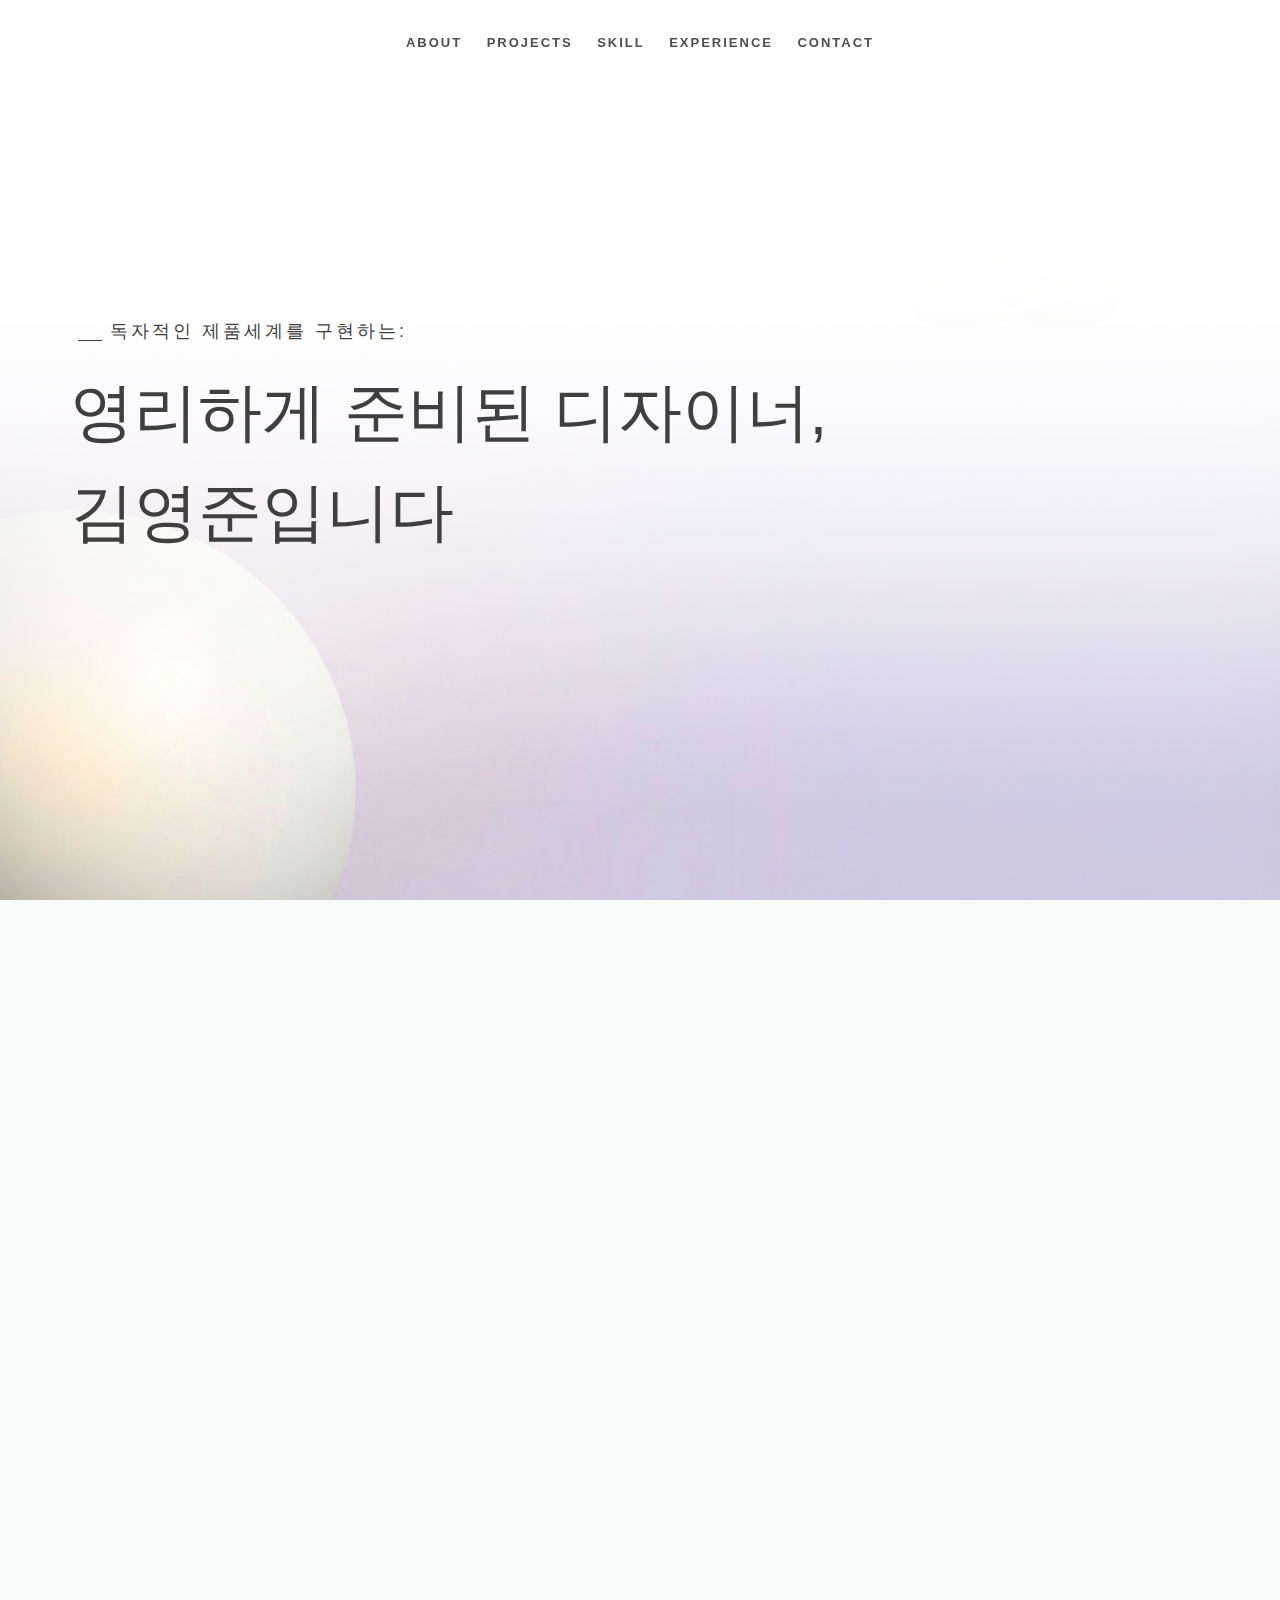
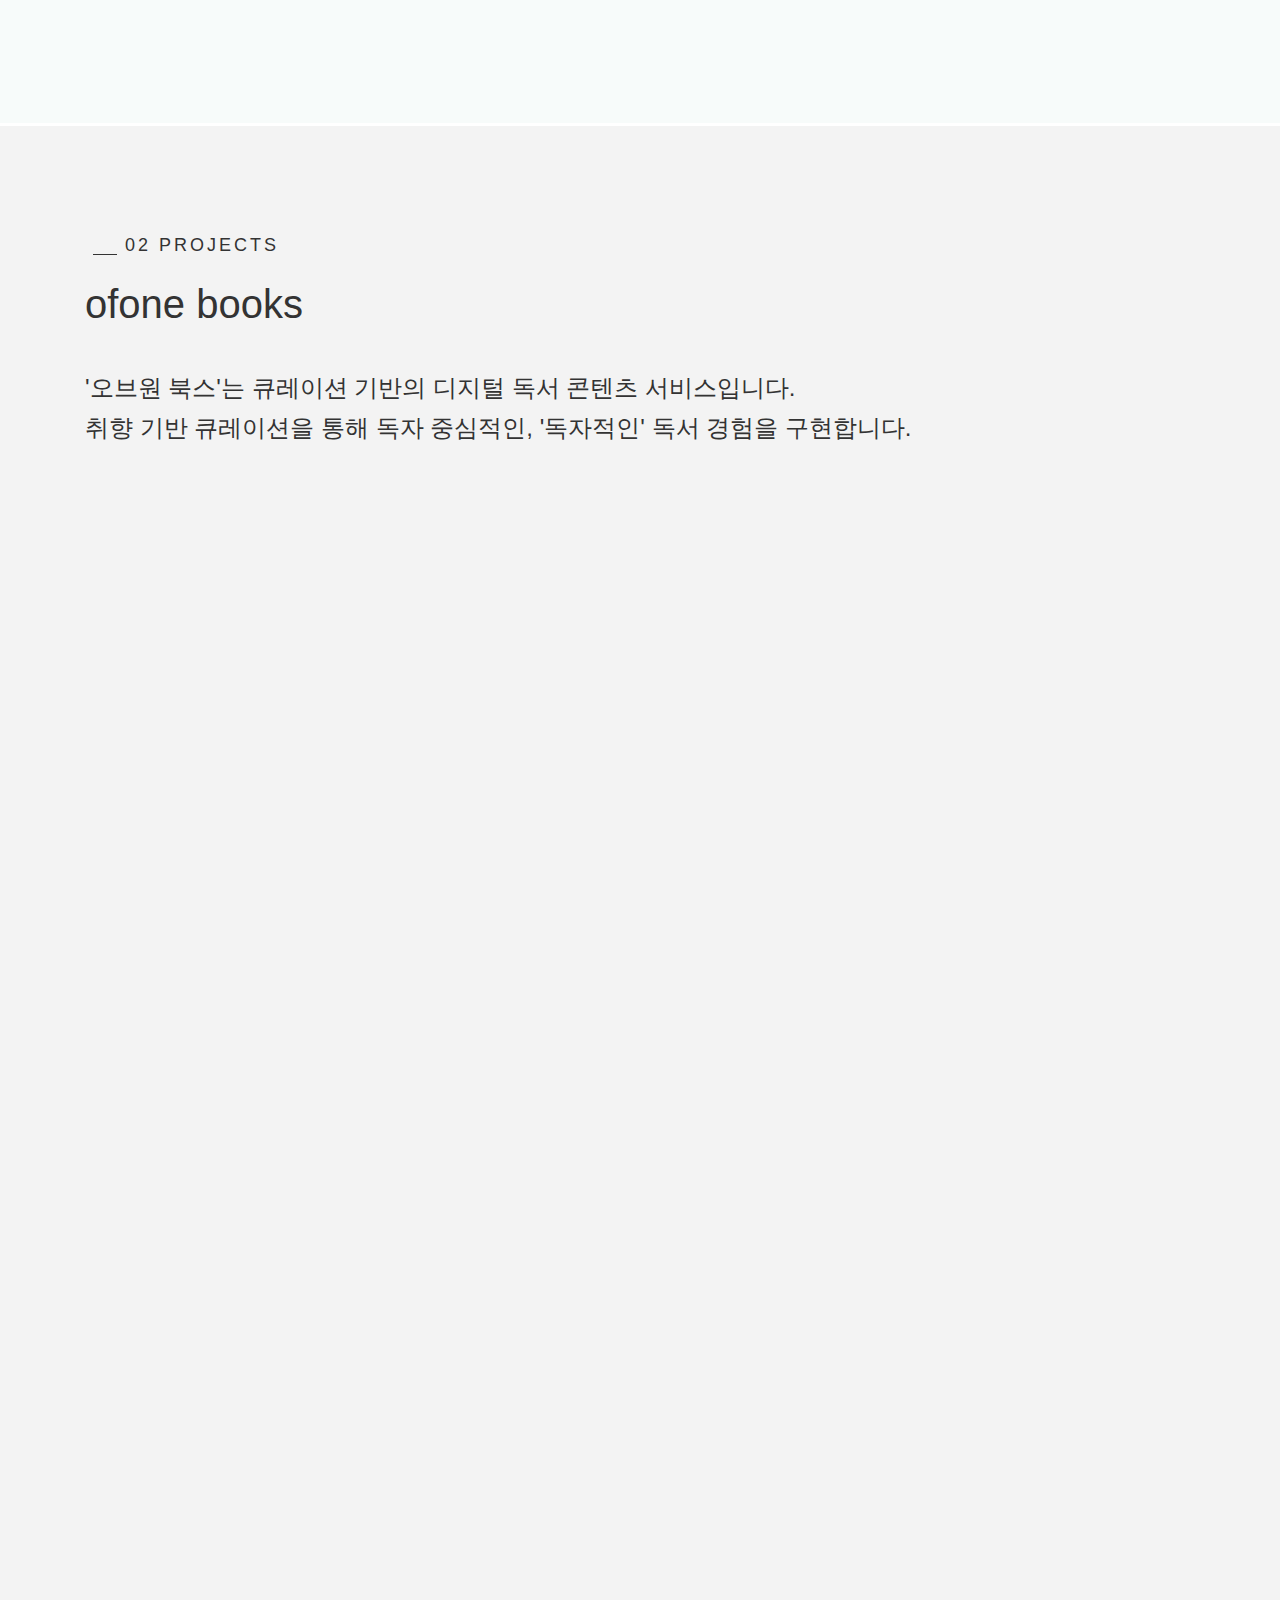
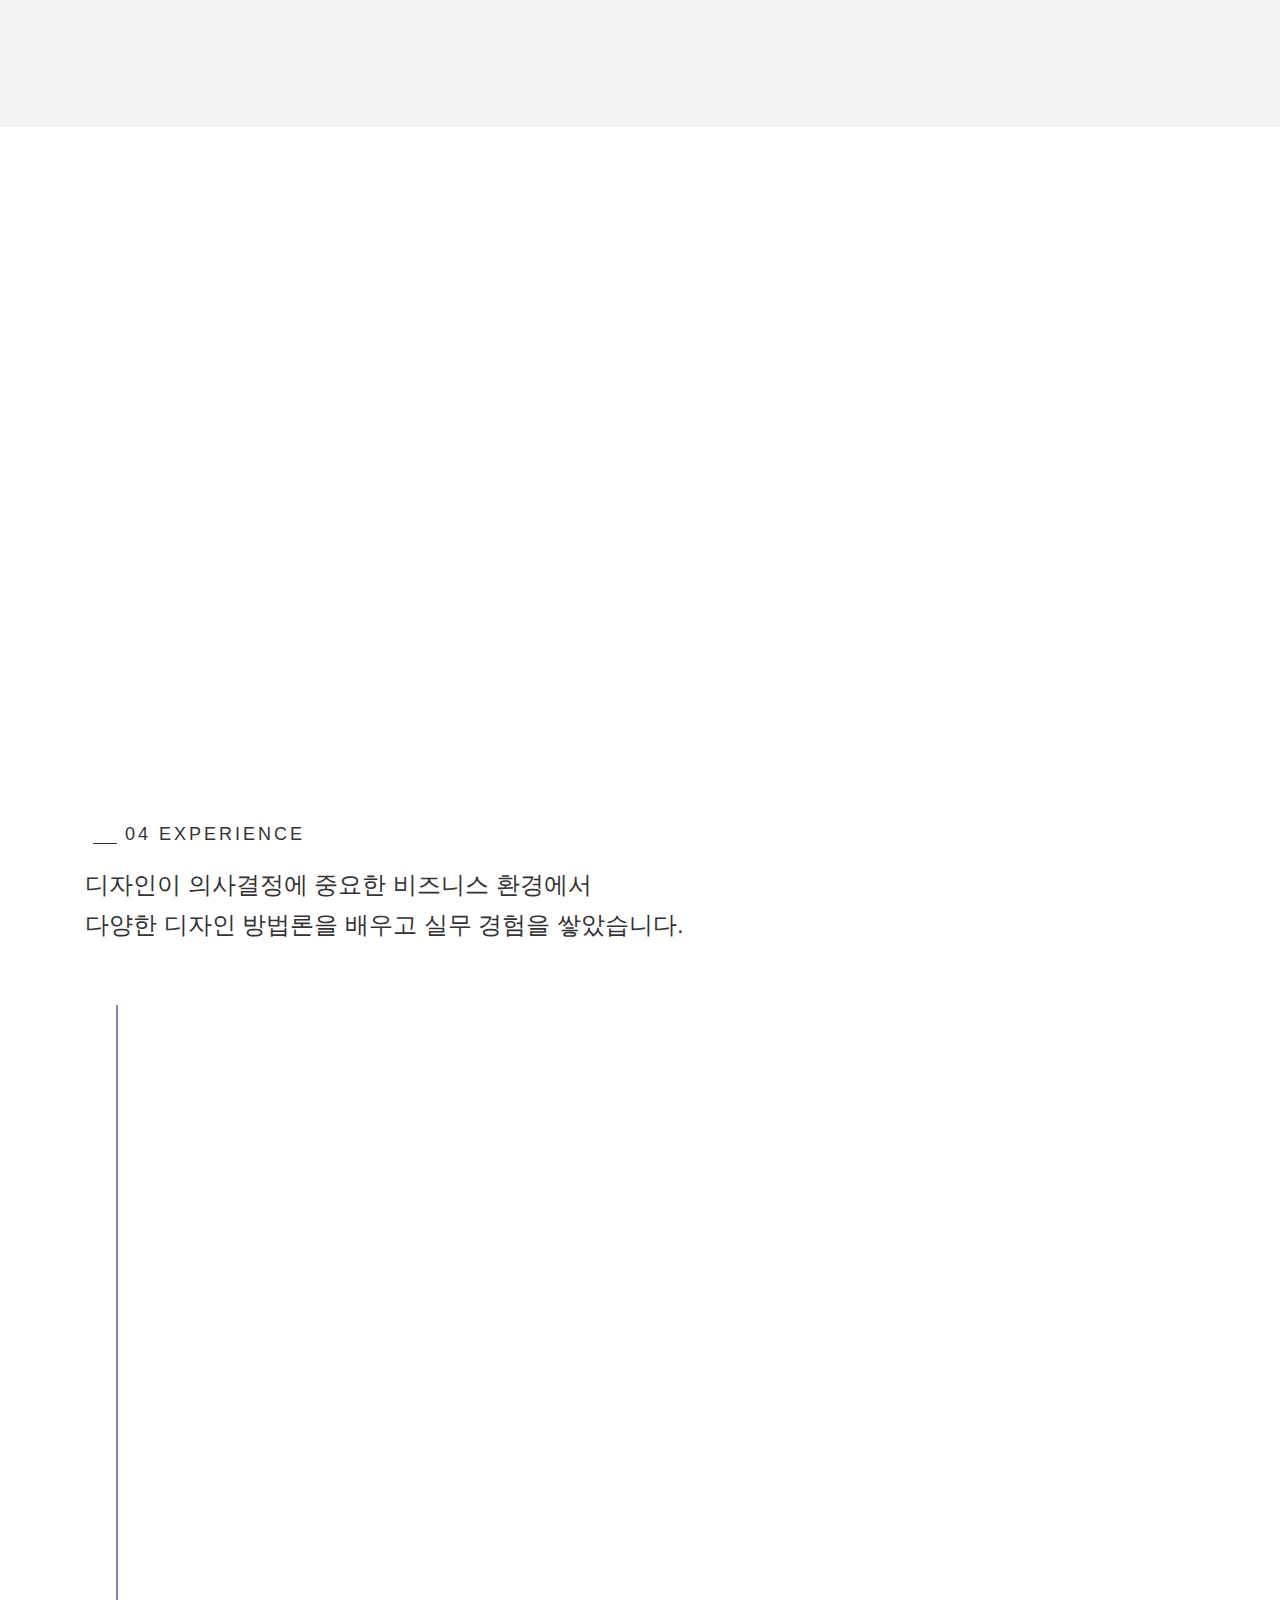
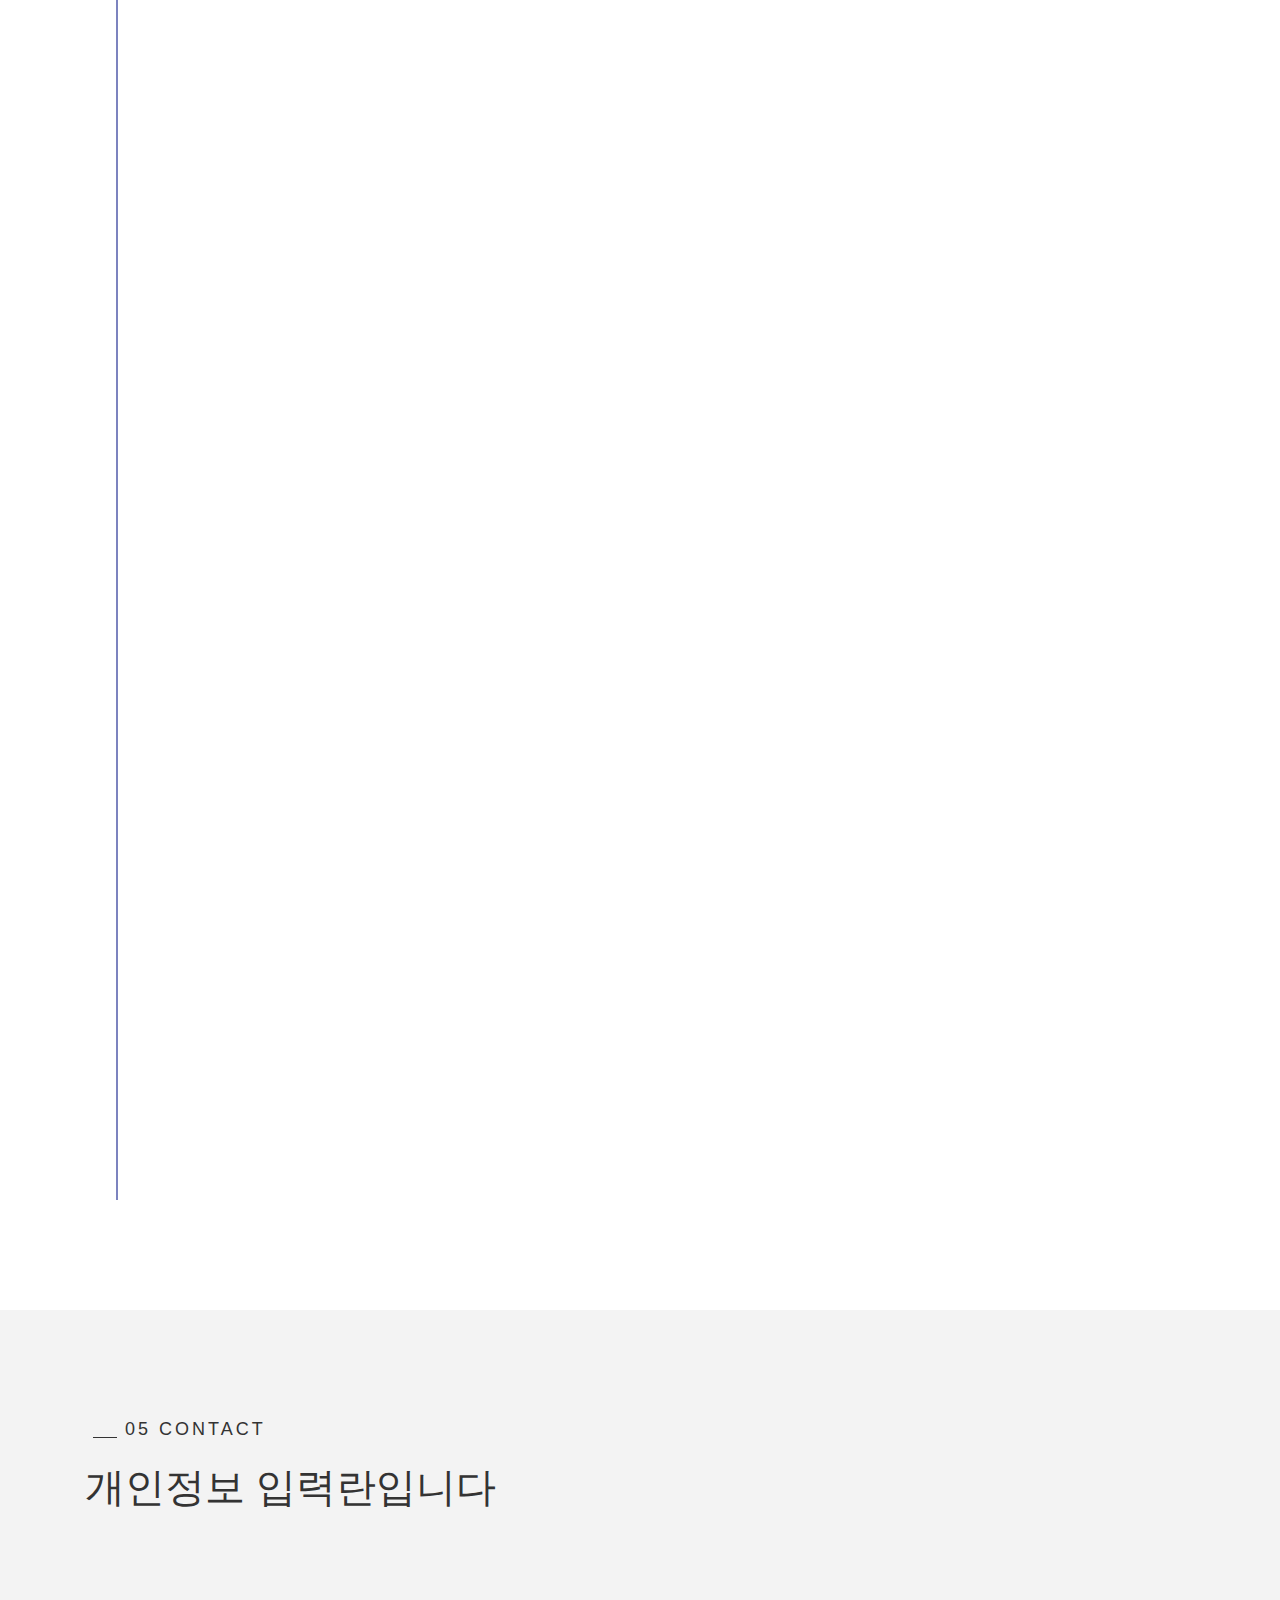
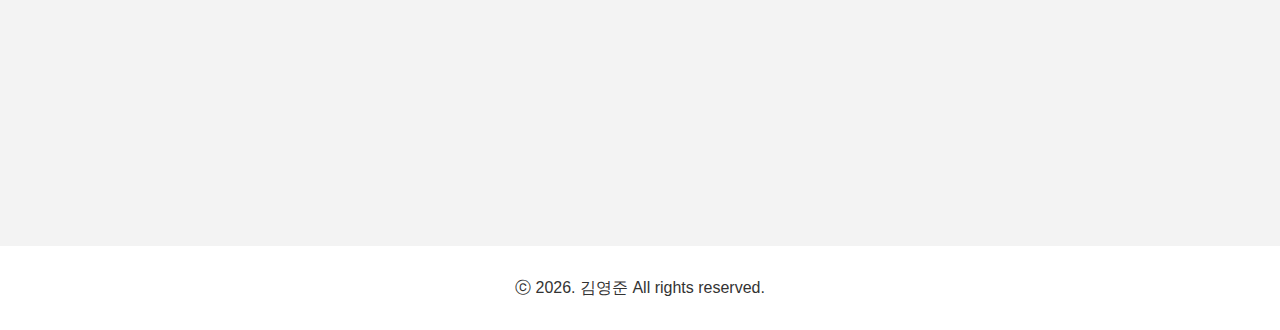
<file: index.html>
<!-- HTML5 문서 타입 선언: 브라우저에게 이 문서가 HTML5 표준을 따르는 문서임을 알려줍니다 -->
<!DOCTYPE html>
<!-- HTML 문서의 시작 태그: lang="ko"는 이 문서의 기본 언어가 한국어임을 나타냅니다 -->
<html lang="ko">
<!-- 빈 줄: 가독성을 위한 공백 줄입니다 -->

<!-- head 태그: 웹페이지의 메타데이터(제목, 스타일시트, 스크립트 등)를 포함하는 영역입니다. 화면에 직접 표시되지 않습니다 -->

<head>
    <!-- 문자 인코딩 설정: utf-8은 한글, 영문, 특수문자 등 모든 문자를 올바르게 표시할 수 있게 해줍니다 -->
    <meta charset="utf-8">
    <!-- IE(인터넷 익스플로러) 호환성 설정: IE가 최신 렌더링 모드로 페이지를 표시하도록 강제합니다 -->
    <meta http-equiv="X-UA-Compatible" content="IE=edge">
    <!-- 반응형 웹 디자인을 위한 뷰포트 설정: width=device-width는 기기의 너비에 맞추고, initial-scale=1은 초기 확대/축소 비율을 1로 설정합니다 -->
    <meta name="viewport" content="width=device-width, initial-scale=1">
    <!-- 웹페이지의 제목: 브라우저 탭에 표시되는 텍스트입니다 -->
    <title>포트폴리오_김영준</title>
    <!-- 파비콘 설정: 브라우저 탭에 표시되는 작은 아이콘 이미지를 지정합니다 -->
    <link rel="icon" href="img/favicon.ico" type="image/x-icon">
    <!-- Bootstrap 주석: Bootstrap은 반응형 웹 디자인을 위한 CSS 프레임워크입니다 -->
    <!-- Bootstrap -->
    <!-- Bootstrap CSS 파일 연결: 웹페이지의 레이아웃과 스타일을 위한 Bootstrap 프레임워크를 불러옵니다 -->
    <link href="css/bootstrap.min.css" rel="stylesheet">
    <!-- Ionicons 아이콘 폰트 연결: 전화, 이메일, 집 등의 아이콘을 사용하기 위한 아이콘 폰트 라이브러리입니다 -->
    <link href="ionicons/css/ionicons.min.css" rel="stylesheet">
    <!-- Animate CSS 연결: 요소에 애니메이션 효과를 추가하기 위한 CSS 라이브러리입니다 -->
    <link href="css/animate.min.css" rel="stylesheet">
    <!-- AOS(Animate On Scroll) CSS 연결: 스크롤할 때 요소가 나타나는 애니메이션 효과를 위한 라이브러리입니다 -->
    <link href="css/aos.css" rel="stylesheet">
    <!-- 메인 스타일시트 주석: 사용자 정의 CSS 파일입니다 -->
    <!-- main style -->
    <!-- 사용자 정의 CSS 파일 연결: 이 웹사이트의 고유한 스타일을 정의한 CSS 파일을 불러옵니다 -->
    <link href="css/style.css" rel="stylesheet">
    <!-- IE8 지원을 위한 HTML5 shim과 Respond.js 주석: 구형 브라우저에서도 HTML5 요소와 미디어 쿼리를 사용할 수 있게 해줍니다 -->
    <!-- HTML5 shim and Respond.js for IE8 support of HTML5 elements and media queries -->
    <!-- 경고 주석: 파일 프로토콜(file://)로 열면 Respond.js가 작동하지 않습니다 -->
    <!-- WARNING: Respond.js doesn't work if you view the page via file:// -->
    <!-- 조건부 주석: IE9 미만 버전에서만 실행되는 코드입니다. [if lt IE 9]는 "만약 IE 버전이 9보다 작다면"을 의미합니다 -->
    <!--[if lt IE 9]>
      HTML5 shiv 스크립트: 구형 IE에서 HTML5 태그(header, nav, section 등)를 인식할 수 있게 해줍니다
      <script src="https://oss.maxcdn.com/html5shiv/3.7.3/html5shiv.min.js"></script>
      Respond.js 스크립트: 구형 IE에서 CSS 미디어 쿼리(반응형 디자인)를 작동하게 해줍니다
      <script src="https://oss.maxcdn.com/respond/1.4.2/respond.min.js"></script>
    조건부 주석 종료
    <![endif]-->
    <!-- head 태그 종료 -->
</head>
<!-- 빈 줄: 가독성을 위한 공백 줄입니다 -->

<!-- body 태그: 웹페이지에 실제로 표시되는 모든 내용을 포함하는 영역입니다 -->

<body>
    <!-- 빈 줄: 가독성을 위한 공백 줄입니다 -->

    <!-- 프리로더(로딩 화면) 주석: 페이지가 완전히 로드되기 전에 보여지는 로딩 애니메이션 영역입니다 -->
    <!-- Preloader -->
    <!-- 프리로더 컨테이너: id="preloader"로 JavaScript에서 이 요소를 제어할 수 있습니다 -->
    <div id="preloader">
        <!-- 상태 표시 영역: 로딩 상태를 보여주는 내부 컨테이너입니다 -->
        <div id="status">
            <!-- 빈 줄: 가독성을 위한 공백 줄입니다 -->

            <!-- 프리로더 애니메이션 요소: aria-busy="true"는 접근성을 위한 속성으로, 로딩 중임을 스크린 리더에 알려줍니다 -->
            <!-- aria-label은 스크린 리더가 읽을 텍스트를 지정합니다. role="progressbar"는 진행 표시줄 역할을 의미합니다 -->
            <div class="preloader" aria-busy="true" aria-label="Loading, please wait." role="progressbar">
            </div>
            <!-- 빈 줄: 가독성을 위한 공백 줄입니다 -->

            <!-- 상태 표시 영역 종료 -->
        </div>
        <!-- 프리로더 컨테이너 종료 -->
    </div>
    <!-- 프리로더 섹션 종료 주석 -->
    <!-- ./Preloader -->

    <!-- 헤더(상단 네비게이션) 주석: 웹페이지 상단의 메뉴 영역입니다 -->
    <!-- header -->
    <!-- 헤더 태그: class="navbar-fixed-top"는 Bootstrap 클래스로, 스크롤해도 상단에 고정되는 네비게이션 바를 만듭니다 -->
    <header class="navbar-fixed-top">
        <!-- nav 태그: 네비게이션 메뉴를 의미하는 시맨틱 태그입니다 -->
        <nav>
            <!-- ul 태그: 순서 없는 목록(unordered list)을 만듭니다. 메뉴 항목들을 나열할 때 사용합니다 -->
            <ul>
                <!-- li 태그: 목록 항목(list item)입니다. 각 메뉴 항목을 나타냅니다 -->
                <!-- a 태그: 링크(anchor)를 만듭니다. href="#about"는 같은 페이지의 id="about"인 요소로 이동합니다 -->
                <li><a href="#about">About</a></li>
                <!-- projects 섹션으로 이동하는 링크입니다 -->
                <li><a href="#projects">projects</a></li>
                <!-- skill 섹션으로 이동하는 링크입니다 -->
                <li><a href="#skill">skill</a></li>
                <!-- experience 섹션으로 이동하는 링크입니다 -->
                <li><a href="#experience">experience</a></li>
                <!-- contact 섹션으로 이동하는 링크입니다 -->
                <li><a href="#contact">contact</a></li>
                <!-- ul 태그 종료 -->
            </ul>
            <!-- nav 태그 종료 -->
        </nav>
        <!-- header 태그 종료 -->
    </header>
    <!-- 헤더 섹션 종료 주석 -->
    <!-- ./header -->

    <!-- 홈 섹션 주석: 메인 페이지의 첫 화면 영역입니다 -->
    <!-- home -->
    <!-- 홈 섹션 div: class="section"는 공통 섹션 스타일을 적용하고, id="home"은 이 섹션의 고유 식별자입니다 -->
    <!-- data-stellar-background-ratio="0.5"는 스크롤 시 배경이 천천히 움직이는 패럴랙스 효과를 위한 속성입니다 -->
    <div class="section" id="home" data-stellar-background-ratio="0.5">
        <!-- container 클래스: Bootstrap의 컨테이너로, 내용을 중앙 정렬하고 적절한 여백을 제공합니다 -->
        <div class="container">
            <!-- disply-table 클래스: CSS의 display: table 속성을 사용하여 수직 중앙 정렬을 구현합니다 -->
            <div class="disply-table">
                <!-- table-cell 클래스: display: table-cell을 사용하여 셀처럼 동작하게 만듭니다 -->
                <!-- data-aos="fade-up"는 AOS 라이브러리 속성으로, 스크롤 시 위로 페이드인 애니메이션을 적용합니다 -->
                <!-- data-aos-delay="0"는 애니메이션 지연 시간을 0초로 설정합니다 -->
                <div class="table-cell" data-aos="fade-up" data-aos-delay="0">
                    <!-- h4 태그: 4단계 제목(heading)입니다. 작은 부제목을 표시합니다 -->
                    <h4>독자적인 제품세계를 구현하는:</h4>
                    <!-- h1 태그: 1단계 제목으로, 가장 큰 제목입니다. <br />는 줄바꿈 태그입니다 -->
                    <h1>영리하게 준비된 디자이너, <br> 김영준입니다</h1>
                    <!-- table-cell div 종료 -->
                </div>
                <!-- disply-table div 종료 -->
            </div>
            <!-- container div 종료 -->
        </div>
        <!-- 홈 섹션 div 종료 -->
    </div>
    <!-- 홈 섹션 종료 주석 -->
    <!-- ./home -->

    <!-- About 섹션 주석: 자기소개 영역입니다 -->
    <!-- about -->
    <!-- About 섹션 div: id="about"는 상단 메뉴의 #about 링크가 이 섹션으로 이동하게 합니다 -->
    <div class="section" id="about">
        <!-- container 클래스: 내용을 중앙 정렬하고 적절한 너비로 제한합니다 -->
        <div class="container">
            <!-- col-md-6 클래스: Bootstrap 그리드 시스템에서 중간 크기 화면에서 6칸(전체 12칸 중 절반)을 차지합니다 -->
            <!-- data-aos="fade-up"는 스크롤 시 위로 페이드인 애니메이션을 적용합니다 -->
            <div class="col-md-6" data-aos="fade-up">
                <!-- 섹션 번호를 표시하는 작은 제목입니다 -->
                <h4>01 PROFILE</h4>
                <!-- size-50 클래스는 큰 폰트 크기를 지정합니다. <br />는 줄바꿈입니다 -->
                <h1 class="size-50"> <br /> 영리하게 준비된 디자이너, <br> 김영준입니다</h1>
                <!-- h-50 클래스: 높이 50px의 여백을 만드는 div입니다. 시각적 간격을 위해 사용됩니다 -->
                <div class="h-50"></div>
                <!-- p 태그: 문단(paragraph)을 나타냅니다. 텍스트 블록을 표시합니다 -->
                <p>사용자 경험(UX) 디자인을 기반으로 활동하며 <br> BX를 포함한 다양한 브랜딩 캠페인을 전개해 나갑니다. </p>
                <!-- 두 번째 문단: <br>는 줄바꿈 태그입니다 (자기 닫힘 태그가 아닌 형태) -->
                <p> 누구나 접근 가능한 반응형 웹을 지향하며,
                    <!-- 줄바꿈: 텍스트를 다음 줄로 이동시킵니다 -->
                    <br>고객 기능 요구사항을 고려한 디자인 시스템, 인터랙션 구조를 설계합니다.
                    <!-- p 태그 종료 -->
                </p>
                <!-- 세 번째 문단: 여러 줄에 걸친 텍스트입니다 -->
                <p> 소비자의 행동심리를 UX리서치로 분석하고
                    <!-- 줄바꿈 -->
                    <br>복잡한 데이터를 명확한 IA 플로우로 전달하며, <br> 단순 미학이 아닌, 일상생활 속 불편함을 개선하는 솔루션을 제시합니다.
                <p>
                    가장 단순하고 일치된 보편성을 믿습니다.
                </p>
                <!-- p 태그 종료 -->
                </p>
                <!-- 여백을 위한 빈 div입니다 -->
                <div class="h-50"></div>
                <!-- 또 다른 여백 div입니다 -->
                <div class="h-50"></div>
                <!-- 첫 번째 col-md-6 div 종료 -->
            </div>
            <!-- 두 번째 col-md-6 div: 오른쪽에 이미지를 표시하는 영역입니다 -->
            <!-- about-img-div 클래스: About 섹션의 이미지 영역을 스타일링합니다 -->
            <div class="col-md-6 about-img-div">
                <!-- about-border 클래스: 이미지 주변의 테두리 장식을 만듭니다 -->
                <!-- data-aos-delay=".5"는 애니메이션을 0.5초 지연시킵니다 -->
                <div class="about-border" data-aos="fade-up" data-aos-delay=".5"></div>
                <!-- img 태그: 이미지를 표시합니다 -->
                <!-- src 속성: 이미지 파일의 경로를 지정합니다 -->
                <!-- width="400"는 이미지 너비를 400픽셀로 설정합니다 -->
                <!-- class="img-responsive"는 Bootstrap 클래스로, 반응형 이미지를 만듭니다 (화면 크기에 맞게 조절) -->
                <!-- alt=""는 이미지 대체 텍스트입니다 (접근성을 위해 사용되지만 여기서는 비어있습니다) -->
                <!-- align="right"는 이미지를 오른쪽 정렬합니다 (구식 속성) -->
                <!-- data-aos="fade-right"는 오른쪽에서 페이드인 애니메이션을 적용합니다 -->
                <!-- data-aos-delay="0"는 애니메이션 지연을 0초로 설정합니다 -->
                <img src="img/portfolio/07.jpg" width="800" class="img-responsive" alt="" data-aos="fade-right"
                    data-aos-delay="0" />
                <!-- 두 번째 col-md-6 div 종료 -->
            </div>
            <!-- container div 종료 -->
        </div>
        <!-- About 섹션 div 종료 -->
    </div>
    <!-- About 섹션 종료 주석 -->
    <!-- ./about -->
    <!-- 빈 줄: 가독성을 위한 공백 줄입니다 -->
    <!-- 빈 줄: 가독성을 위한 공백 줄입니다 -->


    <!-- Projects 섹션 주석: 포트폴리오 프로젝트들을 보여주는 영역입니다 -->
    <!-- projects -->
    <!-- Projects 섹션 div: id="projects"는 상단 메뉴의 #projects 링크가 이 섹션으로 이동하게 합니다 -->
    <div class="section" id="projects">
        <!-- container 클래스: 내용을 중앙 정렬합니다 -->
        <div class="container">
            <!-- col-md-12 클래스: 중간 크기 화면에서 전체 12칸을 모두 차지합니다 (전체 너비) -->
            <div class="col-md-12">
                <!-- 섹션 번호를 표시합니다 -->
                <h4>02 PROJECTS</h4>
                <h1 class="size-50">ofone books</h1>
                <h3>'오브원 북스'는 큐레이션 기반의 디지털 독서 콘텐츠 서비스입니다. <br>
                    취향 기반 큐레이션을 통해 독자 중심적인, '독자적인' 독서 경험을 구현합니다.</h3>
                <!-- col-md-12 div 종료 -->
            </div>
            <!-- 메인 컨테이너 주석: 포트폴리오 항목들을 담는 주요 컨테이너입니다 -->
            <!-- main container -->
            <!-- main-container 클래스: 포트폴리오의 메인 컨테이너입니다 -->
            <!-- portfolio-inner 클래스: 포트폴리오 내부 스타일을 적용합니다 -->
            <!-- clearfix 클래스: float 속성을 사용한 요소들 다음에 오는 요소가 제대로 배치되도록 합니다 -->
            <div class="main-container portfolio-inner clearfix">
                <!-- 포트폴리오 div 주석 -->
                <!-- portfolio div -->
                <!-- portfolio-div 클래스: 포트폴리오 항목들을 감싸는 div입니다 -->
                <div class="portfolio-div">
                    <!-- portfolio 클래스: 포트폴리오 항목들의 컨테이너입니다 -->
                    <div class="portfolio">
                        <!-- 포트폴리오 필터 주석: 프로젝트를 카테고리별로 필터링하는 메뉴입니다 (현재는 주석 처리되어 비활성화됨) -->
                        <!-- portfolio_filter -->
                        <!-- 주석 처리된 필터 메뉴: 필요시 활성화하여 프로젝트를 카테고리별로 필터링할 수 있습니다 -->
                        <!-- <div class="categories-grid wow fadeInLeft">
                            <nav class="categories">
                                <ul class="portfolio_filter">
                                    <li><a href="" class="active" data-filter="*">All</a></li>
                                    <li><a href="" data-filter=".brand1">Brand1</a></li>
                                    <li><a href="" data-filter=".brand2">Brand2</a></li>
                                </ul>
                            </nav>
                        </div> -->
                        <!-- 포트폴리오 필터 종료 주석 -->
                        <!-- portfolio_filter -->
                        <!-- 빈 줄: 가독성을 위한 공백 줄입니다 -->

                        <!-- 포트폴리오 컨테이너 주석: 실제 포트폴리오 항목들이 들어가는 영역입니다 -->
                        <!-- portfolio_container -->
                        <!-- no-padding 클래스: 패딩(내부 여백)을 제거합니다 -->
                        <!-- portfolio_container 클래스: 포트폴리오 항목들을 배치하는 컨테이너입니다 -->
                        <!-- clearfix 클래스: float 정렬 후 레이아웃을 정리합니다 -->
                        <!-- data-aos="fade-up"는 스크롤 시 위로 페이드인 애니메이션을 적용합니다 -->
                        <div class="no-padding portfolio_container clearfix" data-aos="fade-up">
                            <!-- 단일 작업 항목 주석: 하나의 프로젝트를 표시하는 블록입니다 -->
                            <!-- single work -->
                            <!-- col-md-6 클래스: 중간 크기 화면에서 6칸(절반 너비)을 차지합니다 -->
                            <!-- brand1 클래스: 이 프로젝트가 Brand1 카테고리에 속함을 나타냅니다 (필터링에 사용) -->
                            <div class="col-md-6 brand1">
                                <!-- col-md-12 col-sm-12 클래스: 중간/작은 화면에서 전체 너비를 차지합니다 -->
                                <div class="col-md-12 col-sm-12">
                                    <!-- portfolio_item 클래스: 개별 포트폴리오 항목을 스타일링합니다 -->
                                    <div class="portfolio_item">
                                        <a href="./bx_guide.html" target="_blank">
                                            <!-- 프로젝트 이미지를 표시합니다 -->
                                            <!-- alt="image"는 이미지에 대한 대체 텍스트입니다 -->
                                            <!-- img-responsive 클래스는 반응형 이미지를 만듭니다 -->
                                            <img src="img/portfolio/11.jpg" alt="image" class="img-responsive" />
                                        </a>

                                        <!-- 빈 줄: 가독성을 위한 공백 줄입니다 -->

                                        <!-- portfolio_item div 종료 -->
                                    </div>
                                    <!-- col-md-12 col-sm-12 div 종료 -->
                                </div>
                                <!-- 빈 줄: 가독성을 위한 공백 줄입니다 -->

                                <!-- 프로젝트 설명 영역: 이미지 아래에 표시되는 텍스트 정보입니다 -->
                                <div class="col-md-12 col-sm-12">
                                    <!-- portfolio_item 클래스: 포트폴리오 항목 스타일을 적용합니다 -->
                                    <div class="portfolio_item">
                                        <!-- 중첩된 portfolio_item div: 스타일링을 위한 추가 래퍼입니다 -->
                                        <div class="portfolio_item">
                                            <!-- portfolio-border 클래스: 프로젝트 정보 영역의 테두리를 만듭니다 -->
                                            <!-- clearfix 클래스: float 정렬을 정리합니다 -->
                                            <div class="portfolio-border clearfix">
                                                <!-- item_info 클래스: 프로젝트 정보(제목, 설명, 링크)를 담는 영역입니다 -->
                                                <div class="item_info">
                                                    <!-- h3 태그: 3단계 제목으로, 프로젝트 이름을 표시합니다 -->
                                                    <h3>BX Guide</h3>
                                                    <!-- p 태그: 프로젝트에 대한 간단한 설명을 표시합니다 -->
                                                    <p>기존 독서 플랫폼의 문제점을 UX 리서치를 통해 분석하고, <br> 더 나은 서비스 경험을 제공하기 위한
                                                        인사이트를 도출했어요.</p>
                                                    <!-- 링크를 포함한 문단: 프로젝트 웹사이트로 이동하는 버튼입니다 -->
                                                    <!-- target="_blank"는 링크를 새 탭에서 열도록 합니다 -->
                                                    <!-- project_btn 클래스: 프로젝트 버튼 스타일을 적용합니다 -->
                                                    <p><a href="./bx_guide.html" target="_blank" class="project_btn">BX
                                                            Guide 이동하기 ✨</a></p>
                                                    <!-- 주석 처리된 추가 버튼들: 필요시 활성화하여 여러 링크를 제공할 수 있습니다 -->
                                                    <!-- <div class="project_btn_box">
                                                        <a href="#" target="_blank" class="project_btn">BI&amp;BX
                                                            Guide</a>
                                                        <a href="#" target="_blank" class="project_btn">Web Guide</a>
                                                        <a href="#" target="_blank" class="project_btn">E-Book</a>
                                                    </div> -->
                                                    <!-- item_info div 종료 -->
                                                </div>
                                                <!-- portfolio-border div 종료 -->
                                            </div>
                                            <!-- 내부 portfolio_item div 종료 -->
                                        </div>
                                        <!-- 외부 portfolio_item div 종료 -->
                                    </div>
                                    <!-- col-md-12 col-sm-12 div 종료 -->
                                </div>
                                <!-- col-md-6 brand1 div 종료 -->
                            </div>
                            <!-- 단일 작업 항목 종료 주석 -->
                            <!-- end single work -->

                            <!-- 두 번째 단일 작업 항목: Brand2 카테고리의 프로젝트입니다 -->
                            <!-- single work -->
                            <!-- col-md-6 brand2 클래스: 절반 너비를 차지하고 Brand2 카테고리에 속합니다 -->
                            <div class="col-md-6 brand2">
                                <!-- 빈 줄: 가독성을 위한 공백 줄입니다 -->

                                <!-- 프로젝트 이미지 영역 -->
                                <div class="col-md-12 col-sm-12">
                                    <!-- portfolio_item 클래스: 포트폴리오 항목 스타일을 적용합니다 -->
                                    <div class="portfolio_item">
                                        <a href="./mockup.html" target="_blank">
                                            <!-- Brand2 프로젝트의 이미지를 표시합니다 -->
                                            <img src="img/portfolio/12.jpg" alt="image" class="img-responsive" />
                                        </a>

                                        <!-- 빈 줄: 가독성을 위한 공백 줄입니다 -->

                                        <!-- portfolio_item div 종료 -->
                                    </div>
                                    <!-- col-md-12 col-sm-12 div 종료 -->
                                </div>
                                <!-- 빈 줄: 가독성을 위한 공백 줄입니다 -->

                                <!-- 프로젝트 설명 영역 -->
                                <div class="col-md-12 col-sm-12">
                                    <div class="portfolio_item">
                                        <div class="portfolio_item">
                                            <div class="portfolio-border clearfix">
                                                <div class="item_info">
                                                    <!-- Brand2 프로젝트 이름 -->
                                                    <h3>Brand Mockup</h3>
                                                    <!-- Brand2 프로젝트 설명 -->
                                                    <p>브랜드 디자인을 실제 제품 환경에 적용하여, <br> 오브원 북스의 시각적 목업을 구현했어요.</p>
                                                    <!-- Brand2 웹사이트 링크 버튼 -->
                                                    <p><a href="./mockup.html" target="_blank" class="project_btn">Brand
                                                            Mockup 이동하기 ✨</a>
                                                    </p>
                                                    <!-- 주석 처리된 추가 버튼들 -->
                                                    <!-- <div class="project_btn_box">
                                                        <a href="#" target="_blank" class="project_btn">BI&amp;BX
                                                            Guide</a>
                                                        <a href="#" target="_blank" class="project_btn">Web Guide</a>
                                                        <a href="#" target="_blank" class="project_btn">E-Book</a>
                                                    </div> -->
                                                </div>
                                            </div>
                                        </div>
                                    </div>
                                </div>
                            </div>
                            <!-- 두 번째 단일 작업 항목 종료 -->
                            <!-- end single work -->
                            <!-- 세 번째 단일 작업 항목: Brand1 카테고리의 또 다른 프로젝트입니다 -->
                            <!-- single work -->
                            <div class="col-md-6 brand1">
                                <!-- 프로젝트 이미지 영역 -->
                                <div class="col-md-12 col-sm-12">
                                    <div class="portfolio_item">
                                        <a href="./web_guide.html" target="_blank">
                                            <!-- 첫 번째 프로젝트와 동일한 이미지를 사용합니다 -->
                                            <img src="img/portfolio/13.jpg" alt="image" class="img-responsive" />
                                        </a>

                                        <!-- 빈 줄: 가독성을 위한 공백 줄입니다 -->

                                    </div>
                                </div>
                                <!-- 빈 줄: 가독성을 위한 공백 줄입니다 -->

                                <!-- 프로젝트 설명 영역 -->
                                <div class="col-md-12 col-sm-12">
                                    <div class="portfolio_item">
                                        <div class="portfolio_item">
                                            <div class="portfolio-border clearfix">
                                                <div class="item_info">
                                                    <!-- Brand1 프로젝트 이름 -->
                                                    <h3>Web Guide</h3>
                                                    <!-- Brand1 프로젝트 설명 -->
                                                    <p>일관된 브랜드 경험과 디자인 시스템을 설계하여, <br> 팀 협업과 개발 및 디자인 생산성을 향상시켰어요.</p>
                                                    <!-- Brand1 웹사이트 링크 버튼 -->
                                                    <p><a href="./web_guide.html" target="_blank"
                                                            class="project_btn">Web Guide 이동하기 ✨</a></p>
                                                    <!-- 주석 처리된 추가 버튼들 -->
                                                    <!-- <div class="project_btn_box">
                                                        <a href="#" target="_blank" class="project_btn">BI&amp;BX
                                                            Guide</a>
                                                        <a href="#" target="_blank" class="project_btn">Web Guide</a>
                                                        <a href="#" target="_blank" class="project_btn">E-Book</a>
                                                    </div> -->
                                                </div>
                                            </div>
                                        </div>
                                    </div>
                                </div>
                            </div>
                            <!-- 세 번째 단일 작업 항목 종료 -->
                            <!-- end single work -->

                            <!-- 네 번째 단일 작업 항목: Brand2 카테고리의 또 다른 프로젝트입니다 -->
                            <!-- single work -->
                            <div class="col-md-6 brand2">
                                <!-- 빈 줄: 가독성을 위한 공백 줄입니다 -->

                                <!-- 프로젝트 이미지 영역 -->
                                <div class="col-md-12 col-sm-12">
                                    <div class="portfolio_item">
                                        <a href="https://djroad99.github.io/ofone_books/" target="_blank">
                                            <!-- 두 번째 프로젝트와 동일한 이미지를 사용합니다 -->
                                            <img src="img/portfolio/14.jpg" alt="image" class="img-responsive" />
                                        </a>

                                        <!-- 빈 줄: 가독성을 위한 공백 줄입니다 -->

                                    </div>
                                </div>
                                <!-- 빈 줄: 가독성을 위한 공백 줄입니다 -->

                                <!-- 프로젝트 설명 영역 -->
                                <div class="col-md-12 col-sm-12">
                                    <div class="portfolio_item">
                                        <div class="portfolio_item">
                                            <div class="portfolio-border clearfix">
                                                <div class="item_info">
                                                    <!-- Brand2 프로젝트 이름 -->
                                                    <h3>Web Site</h3>
                                                    <!-- Brand2 프로젝트 설명 -->
                                                    <p>사용자의 독서 경험을 확장하고 다양한 디지털 콘텐츠를 제공하여, <br>
                                                        나만의 '맞춤형 독서공간'을 구현했어요.</p>
                                                    <!-- Brand2 웹사이트 링크 버튼 -->
                                                    <p><a href="https://djroad99.github.io/ofone_books/" target="_blank"
                                                            class="project_btn">Web Site 이동하기 ✨</a></p>
                                                    <!-- 주석 처리된 추가 버튼들 -->
                                                    <!-- <div class="project_btn_box">
                                                        <a href="#" target="_blank" class="project_btn">BI&amp;BX
                                                            Guide</a>
                                                        <a href="#" target="_blank" class="project_btn">Web Guide</a>
                                                        <a href="#" target="_blank" class="project_btn">E-Book</a>
                                                    </div> -->
                                                </div>
                                            </div>
                                        </div>
                                    </div>
                                </div>
                            </div>
                            <!-- 네 번째 단일 작업 항목 종료 -->
                            <!-- end single work -->
                            <!-- 빈 줄: 가독성을 위한 공백 줄입니다 -->

                            <!-- portfolio_container div 종료 -->
                        </div>
                        <!-- 포트폴리오 컨테이너 종료 주석 -->
                        <!-- end portfolio_container -->
                        <!-- portfolio div 종료 -->
                    </div>
                    <!-- portfolio 주석 종료 -->
                    <!-- portfolio -->
                    <!-- portfolio-div div 종료 -->
                </div>
                <!-- 포트폴리오 div 종료 주석 -->
                <!-- end portfolio div -->
                <!-- main-container div 종료 -->
            </div>
            <!-- 메인 컨테이너 종료 주석 -->
            <!-- end main container -->
            <!-- container div 종료 -->
        </div>
        <!-- Projects 섹션 div 종료 -->
    </div>
    <!-- Projects 섹션 종료 주석 -->
    <!-- ./projects -->
    <!-- Skill 섹션 주석: 보유 기술을 보여주는 영역입니다 -->
    <!-- skill -->
    <!-- Skill 섹션 div: id="skill"는 상단 메뉴의 #skill 링크가 이 섹션으로 이동하게 합니다 -->
    <div class="section" id="skill">
        <!-- container 클래스: 내용을 중앙 정렬합니다 -->
        <div class="container">
            <!-- col-md-12 클래스: 전체 너비를 차지하는 제목 영역입니다 -->
            <!-- data-aos="fade-up"는 스크롤 시 위로 페이드인 애니메이션을 적용합니다 -->
            <div class="col-md-12" data-aos="fade-up">
                <!-- 섹션 번호를 표시합니다 -->
                <h4>03 SKILLS</h4>
                <!-- 큰 제목: size-50 클래스는 큰 폰트 크기를 지정합니다 -->
                <h3>단순 미적인 화면을 그리는 도구를 넘어, <br> 사용자 중심 디자인을 설계하는 능력을 키웠습니다.</h3>
                <!-- 여백을 위한 빈 div입니다 -->
                <div class="h-50"></div>
                <!-- col-md-12 div 종료 -->
            </div>
            <!-- 첫 번째 스킬 차트: Photoshop -->
            <!-- col-md-3 클래스: 중간 크기 화면에서 3칸(전체 12칸 중 1/4)을 차지합니다 -->
            <!-- data-aos="fade-up"는 스크롤 시 위로 페이드인 애니메이션을 적용합니다 -->
            <div class="col-md-3" data-aos="fade-up">
                <!-- chart 클래스: 원형 차트를 표시하는 요소입니다 -->
                <!-- data-percent="95"는 차트에 표시할 퍼센트 값을 지정합니다 (95%) -->
                <!-- data-aos="fade-up"는 차트 자체에도 애니메이션을 적용합니다 -->
                <!-- data-aos-duration="1000"는 애니메이션 지속 시간을 1000밀리초(1초)로 설정합니다 -->
                <div class="chart" data-percent="95" data-aos="fade-up" data-aos-duration="1000">
                    <!-- title 클래스: 차트 내부에 표시될 텍스트입니다 -->
                    <!-- <b> 태그: 텍스트를 굵게(bold) 만듭니다 -->
                    <!-- <br>는 줄바꿈 태그입니다 -->
                    <span class="title"><b>95%</b> <br> <br> Adobe CC <br> Creative Tools</span>
                    <!-- chart div 종료 -->
                </div>
                <!-- col-md-3 div 종료 -->
                <p class="skill">• Adobe Photoshop <br>• Illustrator <br>• InDesign <br>• Premiere Pro <br>• After
                    Effects <br>• Firefly</p>
            </div>
            <!-- 두 번째 스킬 차트: Illustrator -->
            <div class="col-md-3" data-aos="fade-up">
                <div class="chart" data-percent="90" data-aos="fade-up" data-aos-duration="1000">
                    <span class="title"><b>90%</b> <br><br> Figma UXI <br>Prototyping</span>
                </div>
                <p class="skill">• Figma Dev Mode <br>• UX Research <br>• IA Flow <br>• Wireframing <br>• Auto
                    Layout<br>•
                    Components <br>• Prototyping</p>
            </div>
            <!-- 세 번째 스킬 차트: InDesign -->
            <div class="col-md-3" data-aos="fade-up">
                <div class="chart" data-percent="85" data-aos="fade-up" data-aos-duration="1000">
                    <span class="title"><b>85%</b> <br><br> Web <br>Publishing</span>
                </div>
                <p class="skill">• HTML5 <br>• CSS <br>• Java Script <br>• Frameworks (Bootstrap) <br>• Library (jQuery,
                    GSAP)</p>
            </div>
            <!-- 네 번째 스킬 차트: HTML/CSS -->
            <div class="col-md-3" data-aos="fade-up">
                <div class="chart" data-percent="90" data-aos="fade-up" data-aos-duration="1000">
                    <span class="title"><b>90%</b> <br><br> AI-Driven<br> Design Process </span>
                </div>
                <p class="skill">• AI-Driven Research <br>• Text-to-image AI <br>• Adobe Firefly <br>• Figma Make
                </p>
            </div>
            <!-- container div 종료 -->
        </div>
        <!-- Skill 섹션 div 종료 -->
    </div>
    <!-- Skill 섹션 종료 주석 -->
    <!-- ./skill -->
    <!-- Experience 섹션 주석: 경력 사항을 보여주는 영역입니다 -->
    <!-- experience  -->
    <!-- Experience 섹션 div: id="experience"는 상단 메뉴의 #experience 링크가 이 섹션으로 이동하게 합니다 -->
    <div class="section" id="experience">
        <!-- container 클래스: 내용을 중앙 정렬합니다 -->
        <div class="container">
            <!-- col-md-12 클래스: 전체 너비를 차지하는 제목 영역입니다 -->
            <div class="col-md-12">
                <!-- 섹션 번호를 표시합니다 -->
                <h4>04 EXPERIENCE</h4>
                <!-- 큰 제목: <br />로 줄바꿈하여 두 줄로 표시합니다 -->
                <h3>디자인이 의사결정에 중요한 비즈니스 환경에서 <br> 다양한 디자인 방법론을 배우고 실무 경험을 쌓았습니다.</h3>
                <!-- 여백을 위한 빈 div입니다 -->
                <div class="h-50"></div>
                <!-- col-md-12 div 종료 -->
            </div>
            <!-- 타임라인 컨테이너: 경력 사항을 시간순으로 표시하는 영역입니다 -->
            <div class="col-md-12">
                <!-- ul 태그: 순서 없는 목록을 만듭니다. 타임라인 항목들을 나열합니다 -->
                <!-- timeline 클래스: 타임라인 스타일을 적용합니다 -->
                <ul class="timeline">

                    <!-- 첫 번째 타임라인 이벤트: 첫 번째 경력 항목입니다 -->
                    <!-- li 태그: 목록 항목입니다 -->
                    <!-- timeline-event 클래스: 타임라인의 개별 이벤트(경력 항목)를 나타냅니다 -->
                    <!-- data-aos="fade-up"는 스크롤 시 위로 페이드인 애니메이션을 적용합니다 -->
                    <li class="timeline-event" data-aos="fade-up">
                        <!-- 타임라인 이벤트 아이콘: 타임라인에서 각 항목을 표시하는 점이나 아이콘입니다 -->
                        <!-- label 태그: 폼 요소와 연결되거나 시각적 표시를 위한 요소입니다 -->
                        <!-- timeline-event-icon 클래스: 타임라인 항목의 아이콘을 스타일링합니다 -->
                        <label class="timeline-event-icon"></label>
                        <!-- 타임라인 이벤트 내용: 실제 경력 정보를 담는 영역입니다 -->
                        <!-- timeline-event-copy 클래스: 타임라인 이벤트의 텍스트 내용을 담습니다 -->
                        <div class="timeline-event-copy">
                            <!-- 타임라인 썸네일: 기간을 표시하는 작은 텍스트입니다 -->
                            <!-- timeline-event-thumbnail 클래스: 기간 표시 스타일을 적용합니다 -->
                            <p class="timeline-event-thumbnail">2026. 01.</p>
                            <!-- h3 태그: 3단계 제목으로, 회사명을 표시합니다 -->
                            <h3>UI·UX 반응형 웹디자인 ( 웹 기획 , 웹 퍼블리싱 , 영상 ) 수료</h3>
                            <!-- h4 태그: 4단계 제목으로, 부서나 직책을 표시합니다 -->
                            <h4>나래디자인학원 </h4>
                            <!-- p 태그: 상세 설명을 표시합니다 -->
                            <!-- <strong> 태그: 텍스트를 굵게 강조합니다 -->
                            <!-- <br>는 줄바꿈 태그입니다 -->
                            <p><strong>UI·UX 디자인</strong>
                                <br> UX 리서치·피그마 기반의 와이어프레임·프로토타입 설계, 웹서비스 구현
                            </p>
                            <!-- timeline-event-copy div 종료 -->
                        </div>
                        <!-- 첫 번째 li 태그 종료 -->
                    </li>

                    <!-- 두 번째 타임라인 이벤트: 두 번째 경력 항목입니다 -->
                    <!-- data-aos-delay=".2"는 애니메이션을 0.2초 지연시킵니다 -->
                    <li class="timeline-event" data-aos="fade-up" data-aos-delay=".2">
                        <label class="timeline-event-icon"></label>
                        <div class="timeline-event-copy">
                            <p class="timeline-event-thumbnail">2025. 06. - 2025. 07</p>
                            <!-- h3 태그: 3단계 제목으로, 회사명을 표시합니다 -->
                            <h3>RISE사업단 글로벌사업부 근무</h3>
                            <!-- h4 태그: 4단계 제목으로, 부서나 직책을 표시합니다 -->
                            <h4>경성대학교산학협력단</h4>
                            <!-- p 태그: 상세 설명을 표시합니다 -->
                            <!-- <strong> 태그: 텍스트를 굵게 강조합니다 -->
                            <!-- <br>는 줄바꿈 태그입니다 -->
                            <p><strong>글로벌통합지원팀</strong>
                                <br>외국인 유학생 대상 비교과 프로그램 운영 전자결재 및 공문 작성, 보도자료 배포
                            </p>
                        </div>
                    </li>

                    <!-- 세 번째 타임라인 이벤트: 세 번째 경력 항목입니다 -->
                    <!-- data-aos-delay=".4"는 애니메이션을 0.4초 지연시킵니다 -->
                    <li class="timeline-event" data-aos="fade-up" data-aos-delay=".4">
                        <label class="timeline-event-icon"></label>
                        <div class="timeline-event-copy">
                            <p class="timeline-event-thumbnail">2023. 04. - 2024. 04.</p>
                            <!-- h3 태그: 3단계 제목으로, 회사명을 표시합니다 -->
                            <h3>더크렘샵 (LG 생활건강 미국 자회사) 근무</h3>
                            <!-- h4 태그: 4단계 제목으로, 부서나 직책을 표시합니다 -->
                            <h4>The Crème Shop</h4>
                            <!-- p 태그: 상세 설명을 표시합니다 -->
                            <!-- <strong> 태그: 텍스트를 굵게 강조합니다 -->
                            <!-- <br>는 줄바꿈 태그입니다 -->
                            <p><strong>Accounting Intern</strong>
                                <br>전산, 영어 이메일 및 문서 업무를 통한 해외 고객 및 파트너사와의 커뮤니케이션 수행
                            </p>
                        </div>
                    </li>

                    <!-- 네 번째 타임라인 이벤트: 네 번째 경력 항목입니다 -->
                    <!-- data-aos-delay=".4"는 애니메이션을 0.4초 지연시킵니다 -->
                    <li class="timeline-event" data-aos="fade-up" data-aos-delay=".4">
                        <label class="timeline-event-icon"></label>
                        <div class="timeline-event-copy">
                            <p class="timeline-event-thumbnail">2023. 02.</p>
                            <!-- h3 태그: 3단계 제목으로, 회사명을 표시합니다 -->
                            <h3>미디어영상학과 졸업</h3>
                            <!-- h4 태그: 4단계 제목으로, 부서나 직책을 표시합니다 -->
                            <h4>경남대학교</h4>
                            <!-- p 태그: 상세 설명을 표시합니다 -->
                            <!-- <strong> 태그: 텍스트를 굵게 강조합니다 -->
                            <!-- <br>는 줄바꿈 태그입니다 -->
                            <p><strong>전공</strong>
                                <br>저널리즘, 영상 제작, 미디어 기획, 광고 마케팅
                            </p>
                        </div>
                    </li>

                    <!-- 다섯 번째 타임라인 이벤트: 다섯 번째 경력 항목입니다 -->
                    <!-- data-aos-delay=".4"는 애니메이션을 0.4초 지연시킵니다 -->
                    <li class="timeline-event" data-aos="fade-up" data-aos-delay=".4">
                        <label class="timeline-event-icon"></label>
                        <div class="timeline-event-copy">
                            <p class="timeline-event-thumbnail">2022. 09. 02.</p>
                            <!-- h3 태그: 3단계 제목으로, 회사명을 표시합니다 -->
                            <h3>외국어 세일즈 PT 경진대회 - 대상</h3>
                            <!-- h4 태그: 4단계 제목으로, 부서나 직책을 표시합니다 -->
                            <h4>창원산업진흥원</h4>
                            <!-- p 태그: 상세 설명을 표시합니다 -->
                            <!-- <strong> 태그: 텍스트를 굵게 강조합니다 -->
                            <!-- <br>는 줄바꿈 태그입니다 -->
                            <p><strong>창원특례시 글로벌 마케터 육성 지원사업</strong>
                                <br>'(주)레오 참여기업의 감속기, 정밀기어’ 세일즈 피칭
                            </p>
                        </div>
                    </li>

                    <!-- 여섯 번째 타임라인 이벤트: 여섯 번째 경력 항목입니다 -->
                    <!-- data-aos-delay=".4"는 애니메이션을 0.4초 지연시킵니다 -->
                    <li class="timeline-event" data-aos="fade-up" data-aos-delay=".4">
                        <label class="timeline-event-icon"></label>
                        <div class="timeline-event-copy">
                            <p class="timeline-event-thumbnail">2022. 07. 04.</p>
                            <!-- h3 태그: 3단계 제목으로, 회사명을 표시합니다 -->
                            <h3>2022 KPF 혁신 아이디어 공모전 - 우수상</h3>
                            <!-- h4 태그: 4단계 제목으로, 부서나 직책을 표시합니다 -->
                            <h4>한국언론진흥재단</h4>
                            <!-- p 태그: 상세 설명을 표시합니다 -->
                            <!-- <strong> 태그: 텍스트를 굵게 강조합니다 -->
                            <!-- <br>는 줄바꿈 태그입니다 -->
                            <p><strong>친환경, 지역사회 발전, 윤리 경영 등 ESG 분야의 혁신 아이디어 제안</strong>
                                <br>가짜뉴스를 수집하는 '모바일-팩트체크 애플리케이션 서비스' 구축을 위한 제안
                            </p>
                        </div>
                    </li>
                    <!-- ul 태그 종료 -->
                </ul>
                <!-- col-md-12 div 종료 -->
            </div>
            <!-- container div 종료 -->
        </div>
        <!-- Experience 섹션 div 종료 -->
    </div>
    <!-- Experience 섹션 종료 주석 -->
    <!-- ./experience -->
    <!-- 빈 줄: 가독성을 위한 공백 줄입니다 -->

    <!-- Contact 섹션 주석: 연락처 정보를 보여주는 영역입니다 -->
    <!-- contact -->
    <!-- Contact 섹션 div: id="contact"는 상단 메뉴의 #contact 링크가 이 섹션으로 이동하게 합니다 -->
    <div class="section" id="contact">
        <!-- container 클래스: 내용을 중앙 정렬합니다 -->
        <div class="container">
            <!-- col-md-12 클래스: 전체 너비를 차지하는 제목 영역입니다 -->
            <div class="col-md-12">
                <!-- 섹션 번호를 표시합니다 -->
                <h4>05 CONTACT</h4>
                <!-- 큰 제목 -->
                <h1 class="size-50">개인정보 입력란입니다</h1>
                <!-- 여백을 위한 빈 div입니다 -->
                <div class="h-50"></div>
                <!-- col-md-12 div 종료 -->
            </div>
            <!-- 첫 번째 연락처 정보: 전화번호 -->
            <!-- col-md-4 클래스: 중간 크기 화면에서 4칸(전체 12칸 중 1/3)을 차지합니다 -->
            <!-- data-aos="fade-up"는 스크롤 시 위로 페이드인 애니메이션을 적용합니다 -->
            <div class="col-md-4" data-aos="fade-up">
                <!-- i 태그: 아이콘을 표시하는 요소입니다 (구식 방법, 현재는 주로 span이나 다른 태그 사용) -->
                <!-- ion-android-phone-portrait 클래스: Ionicons 라이브러리의 안드로이드 전화 아이콘을 표시합니다 -->
                <i class="ion-android-phone-portrait"></i>
                <!-- h3 태그: 3단계 제목으로, "Phone Number"라는 라벨을 표시합니다 -->
                <h3>Phone Number</h3>
                <!-- p 태그: 실제 전화번호를 표시합니다 -->
                <p>+82 (0)10-6862-2047</p>
                <!-- col-md-4 div 종료 -->
            </div>
            <!-- 두 번째 연락처 정보: 주소 -->
            <div class="col-md-4" data-aos="fade-up">
                <!-- ion-android-home 클래스: Ionicons 라이브러리의 집 아이콘을 표시합니다 -->
                <i class="ion-android-home"></i>
                <!-- h3 태그: "Adress"라는 라벨을 표시합니다 (Address의 오타) -->
                <h3>Adress</h3>
                <!-- p 태그: 실제 주소를 표시합니다 -->
                <p>부산광역시 동래구 아시아드대로 181번가길 15</p>
            </div>
            <!-- 세 번째 연락처 정보: 이메일 -->
            <div class="col-md-4" data-aos="fade-up">
                <!-- ion-ios-email 클래스: Ionicons 라이브러리의 이메일 아이콘을 표시합니다 -->
                <i class="ion-ios-email"></i>
                <!-- h3 태그: "Email"이라는 라벨을 표시합니다 -->
                <h3>Email</h3>
                <!-- p 태그: 실제 이메일 주소를 표시합니다 -->
                <p>cymin2@gmail.com</p>
            </div>
            <!-- container div 종료 -->
        </div>
        <!-- Contact 섹션 div 종료 -->
    </div>
    <!-- Contact 섹션 종료 주석 -->
    <!-- ./contact -->
    <!-- 빈 줄: 가독성을 위한 공백 줄입니다 -->

    <!-- Footer 섹션 주석: 하단 푸터 영역입니다 -->
    <!-- footer -->
    <!-- Footer 섹션 div: id="footer"는 푸터 영역의 식별자입니다 -->
    <div class="section" id="footer">
        <!-- container 클래스: 내용을 중앙 정렬합니다 -->
        <div class="container">
            <!-- col-md-12 클래스: 전체 너비를 차지합니다 -->
            <div class="col-md-12">
                <!-- p 태그: 저작권 표시를 위한 텍스트입니다 -->
                <!-- ⓒ는 저작권 기호입니다 -->
                <p>ⓒ 2026. 김영준 All rights reserved.</p>
                <!-- col-md-12 div 종료 -->
            </div>
            <!-- container div 종료 -->
        </div>
        <!-- Footer 섹션 div 종료 -->
    </div>
    <!-- Footer 섹션 종료 주석 (주석 텍스트가 ./contact로 잘못 표기되어 있음) -->
    <!-- ./contact -->
    <!-- 빈 줄: 가독성을 위한 공백 줄입니다 -->

    <!-- jQuery 라이브러리 주석: JavaScript 라이브러리입니다 -->
    <!-- jQuery -->
    <!-- jQuery 라이브러리 스크립트: DOM 조작, 이벤트 처리, AJAX 등을 쉽게 할 수 있게 해주는 JavaScript 라이브러리입니다 -->
    <script src="js/jquery.js"></script>
    <!-- 플러그인 주석: 추가 기능을 제공하는 스크립트들입니다 -->
    <!--  plugins  -->
    <!-- Bootstrap JavaScript 파일: Bootstrap의 인터랙티브 기능(드롭다운, 모달 등)을 작동하게 합니다 -->
    <script src="js/bootstrap.min.js"></script>
    <!-- plugins.js: 사용자 정의 플러그인이나 추가 기능을 포함하는 JavaScript 파일입니다 -->
    <script src="js/plugins.js"></script>
    <!-- AOS JavaScript 파일: 스크롤 애니메이션 효과를 작동하게 하는 라이브러리입니다 -->
    <script src="js/aos.js"></script>
    <!-- jQuery Form 플러그인: 폼 제출을 AJAX로 처리할 수 있게 해주는 jQuery 플러그인입니다 -->
    <script src="js/jquery.form.js"></script>
    <!-- jQuery Validate 플러그인: 폼 유효성 검사를 쉽게 할 수 있게 해주는 jQuery 플러그인입니다 -->
    <script src="js/jquery.validate.min.js"></script>
    <!-- Easy Pie Chart 플러그인: 원형 차트를 쉽게 만들 수 있게 해주는 jQuery 플러그인입니다 -->
    <!-- 주석: 차트 제이쿼리 소스 -->
    <script src="js/jquery.easypiechart.min.js"></script><!--차트 제이쿼리 소스-->
    <!-- 빈 줄: 가독성을 위한 공백 줄입니다 -->

    <!-- 메인 스크립트 주석: 사용자 정의 JavaScript 파일입니다 -->
    <!--  main script  -->
    <!-- custom.js: 이 웹사이트의 고유한 JavaScript 기능을 정의한 파일입니다 -->
    <!-- 모든 라이브러리를 먼저 로드한 후에 이 파일을 로드하여, 라이브러리 기능을 사용할 수 있게 합니다 -->
    <script src="js/custom.js"></script>
    <!-- body 태그 종료 -->
</body>
<!-- 빈 줄: 가독성을 위한 공백 줄입니다 -->
<!-- 빈 줄: 가독성을 위한 공백 줄입니다 -->

<!-- html 태그 종료: HTML 문서의 끝을 나타냅니다 -->

</html>
</file>
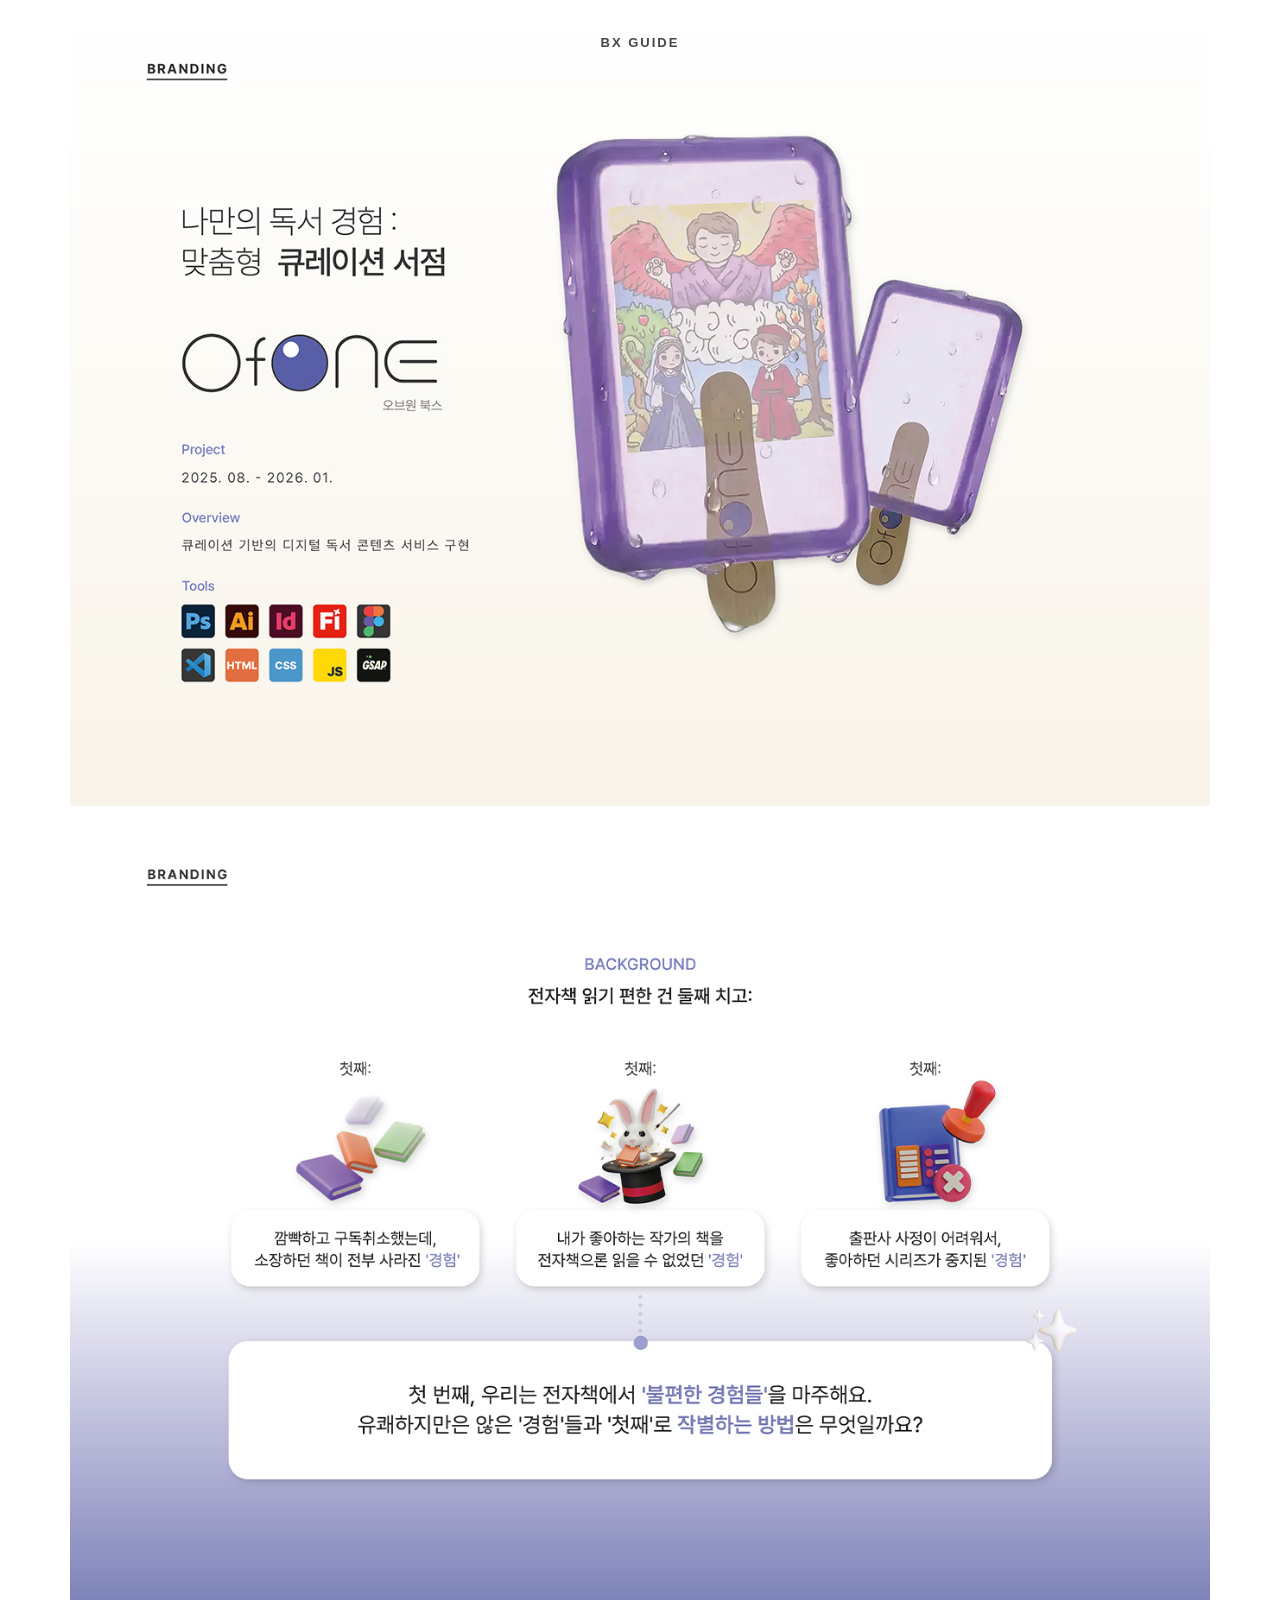
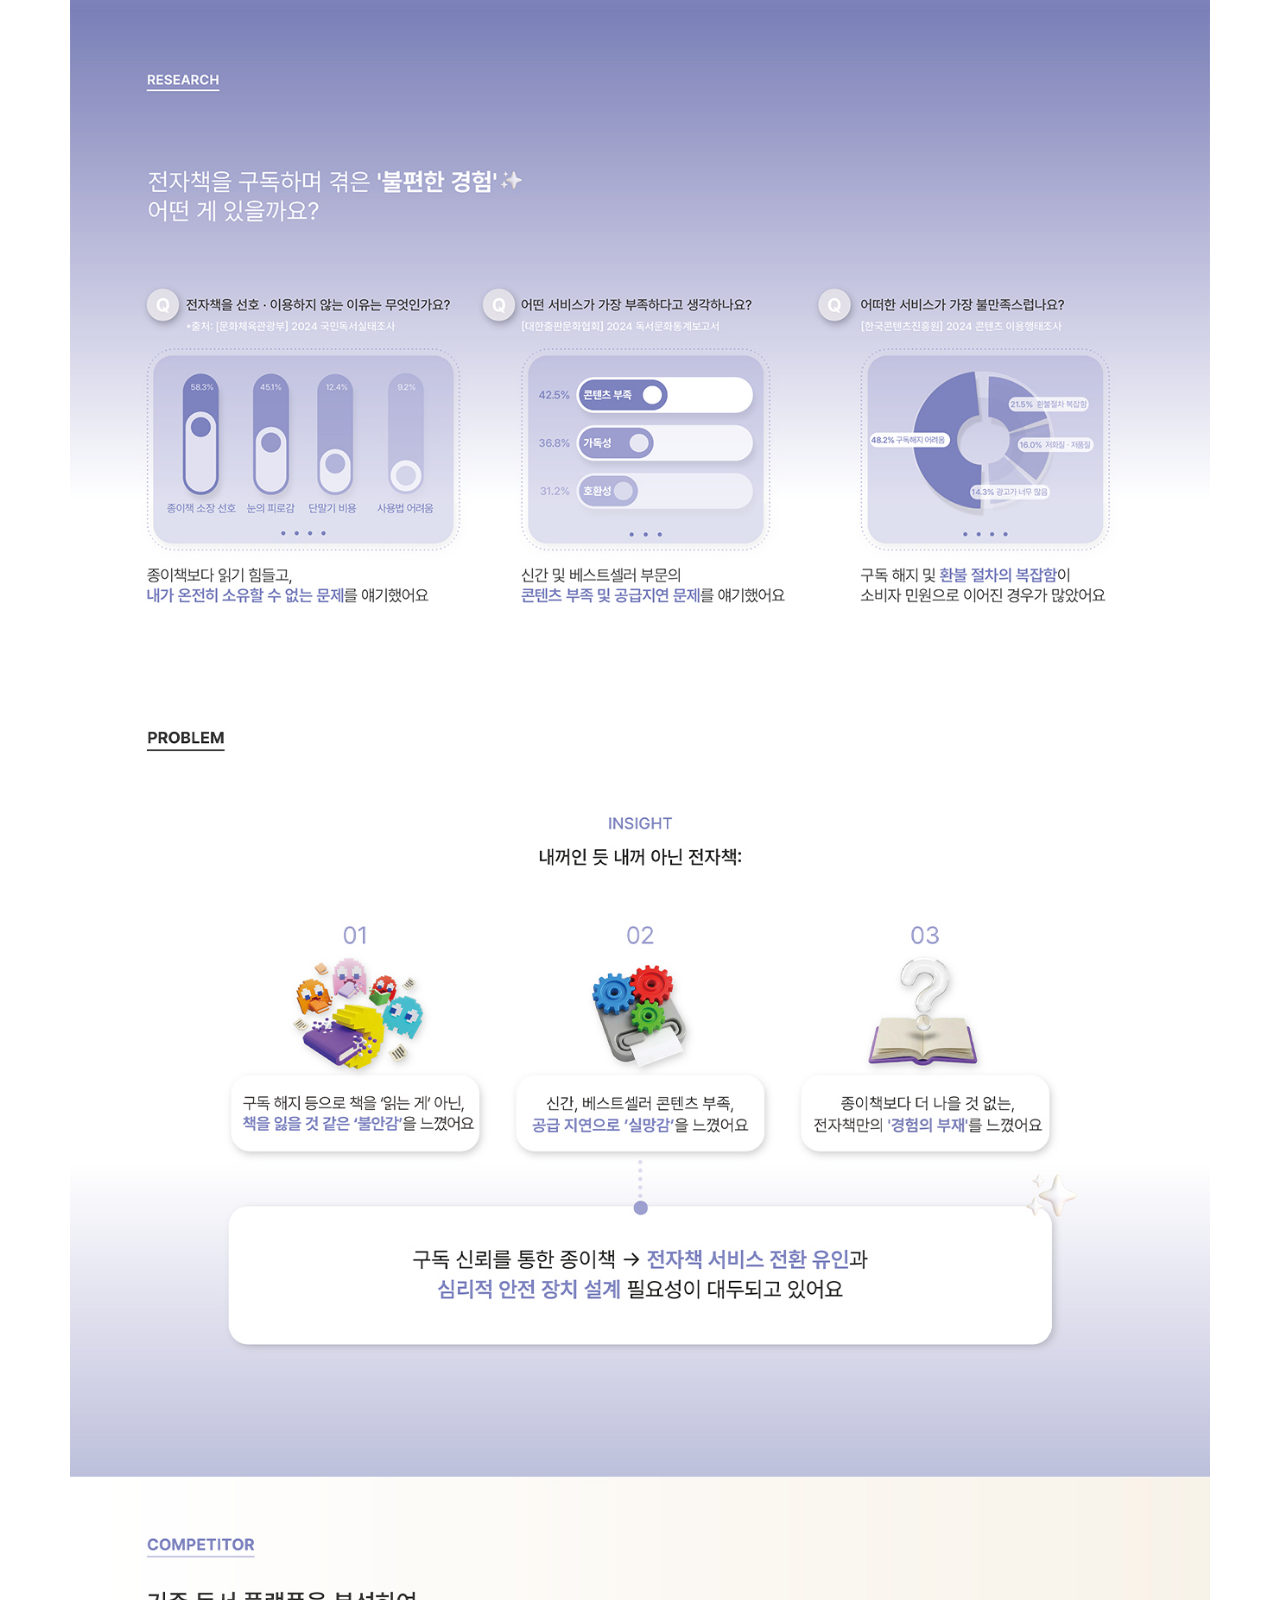
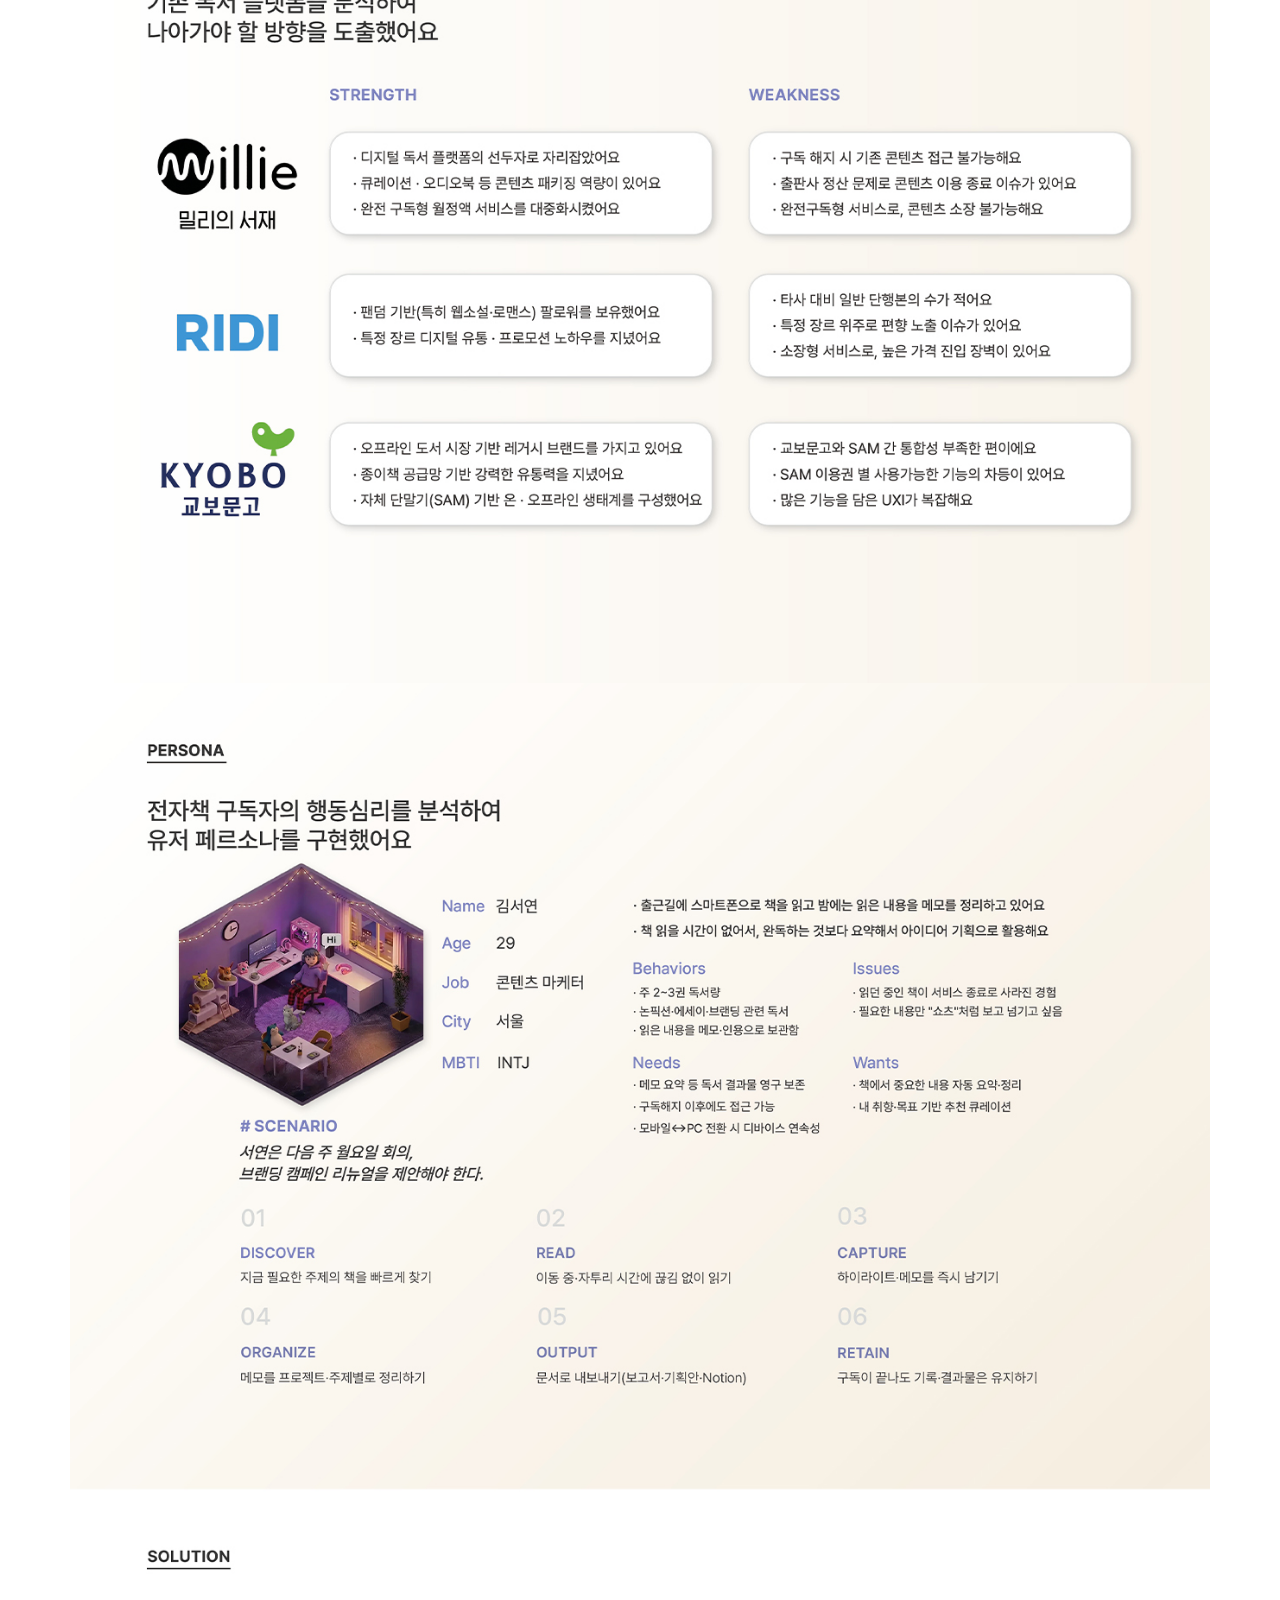
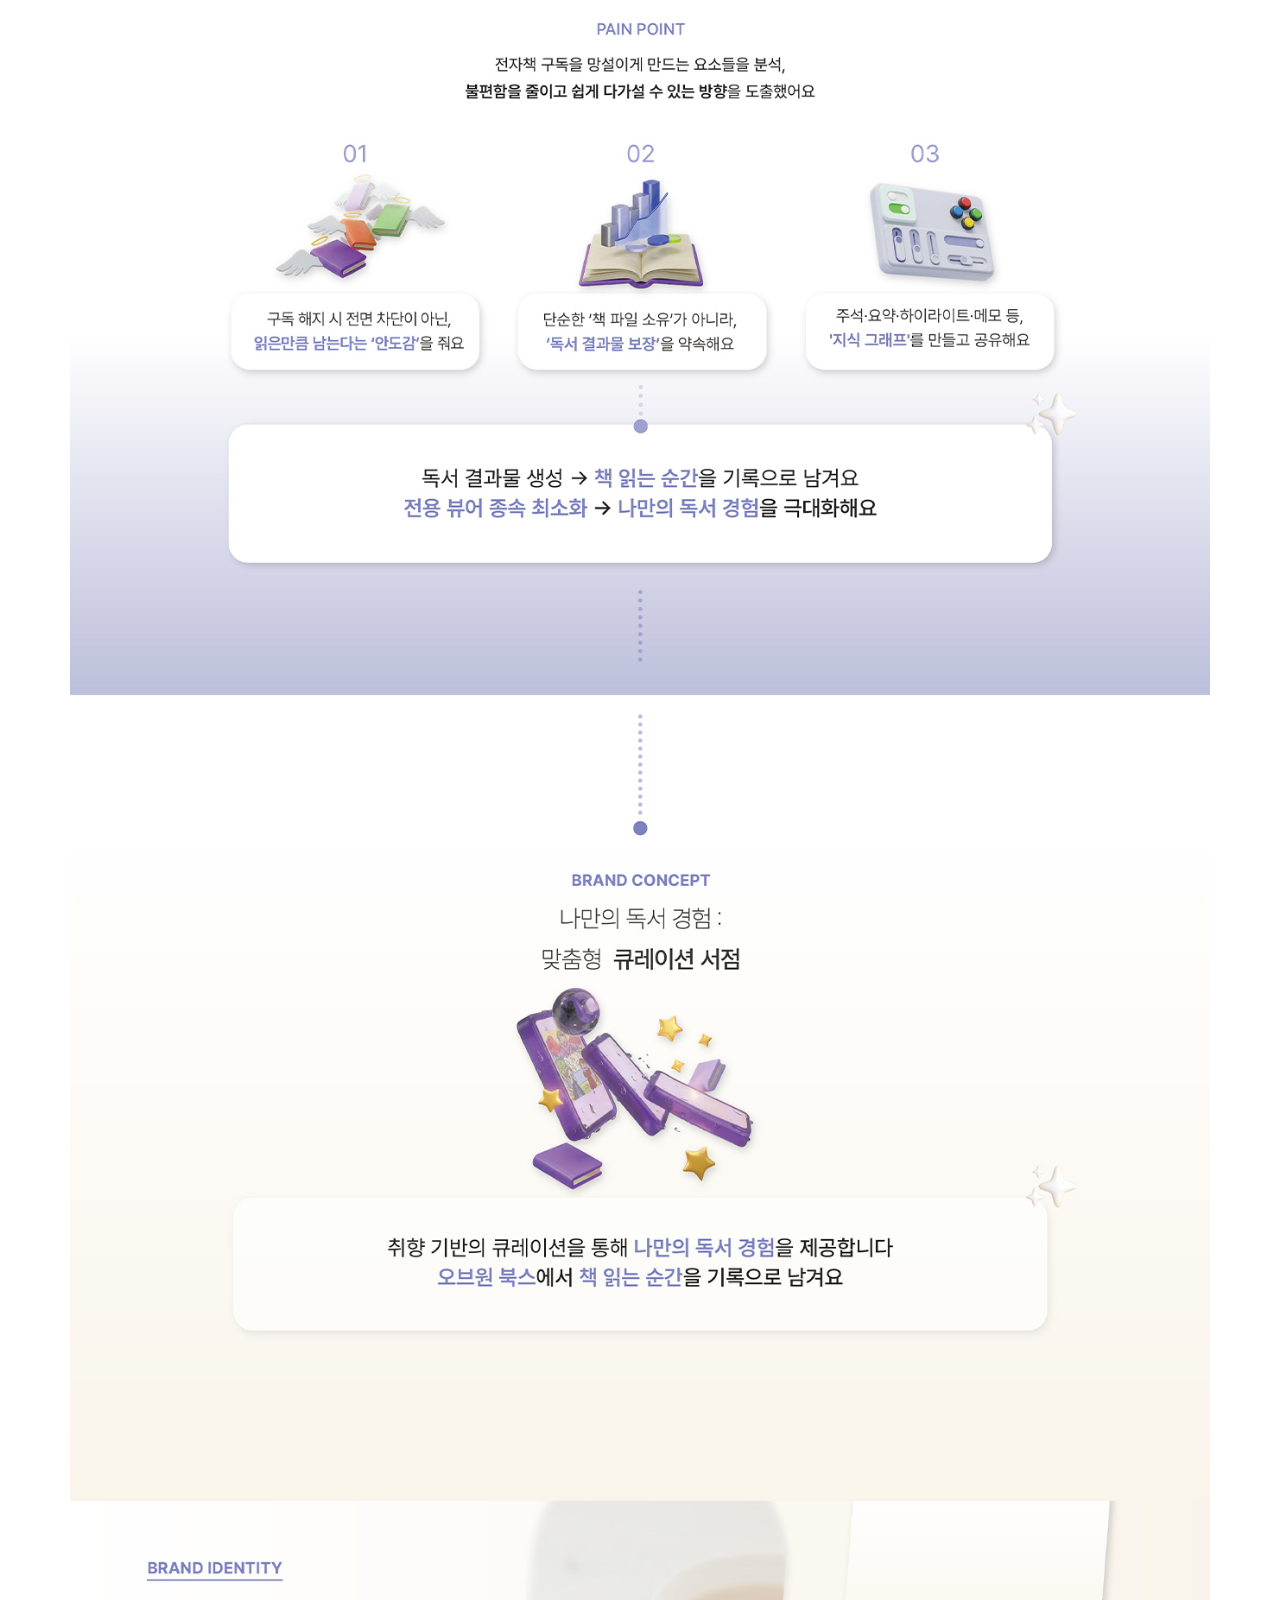
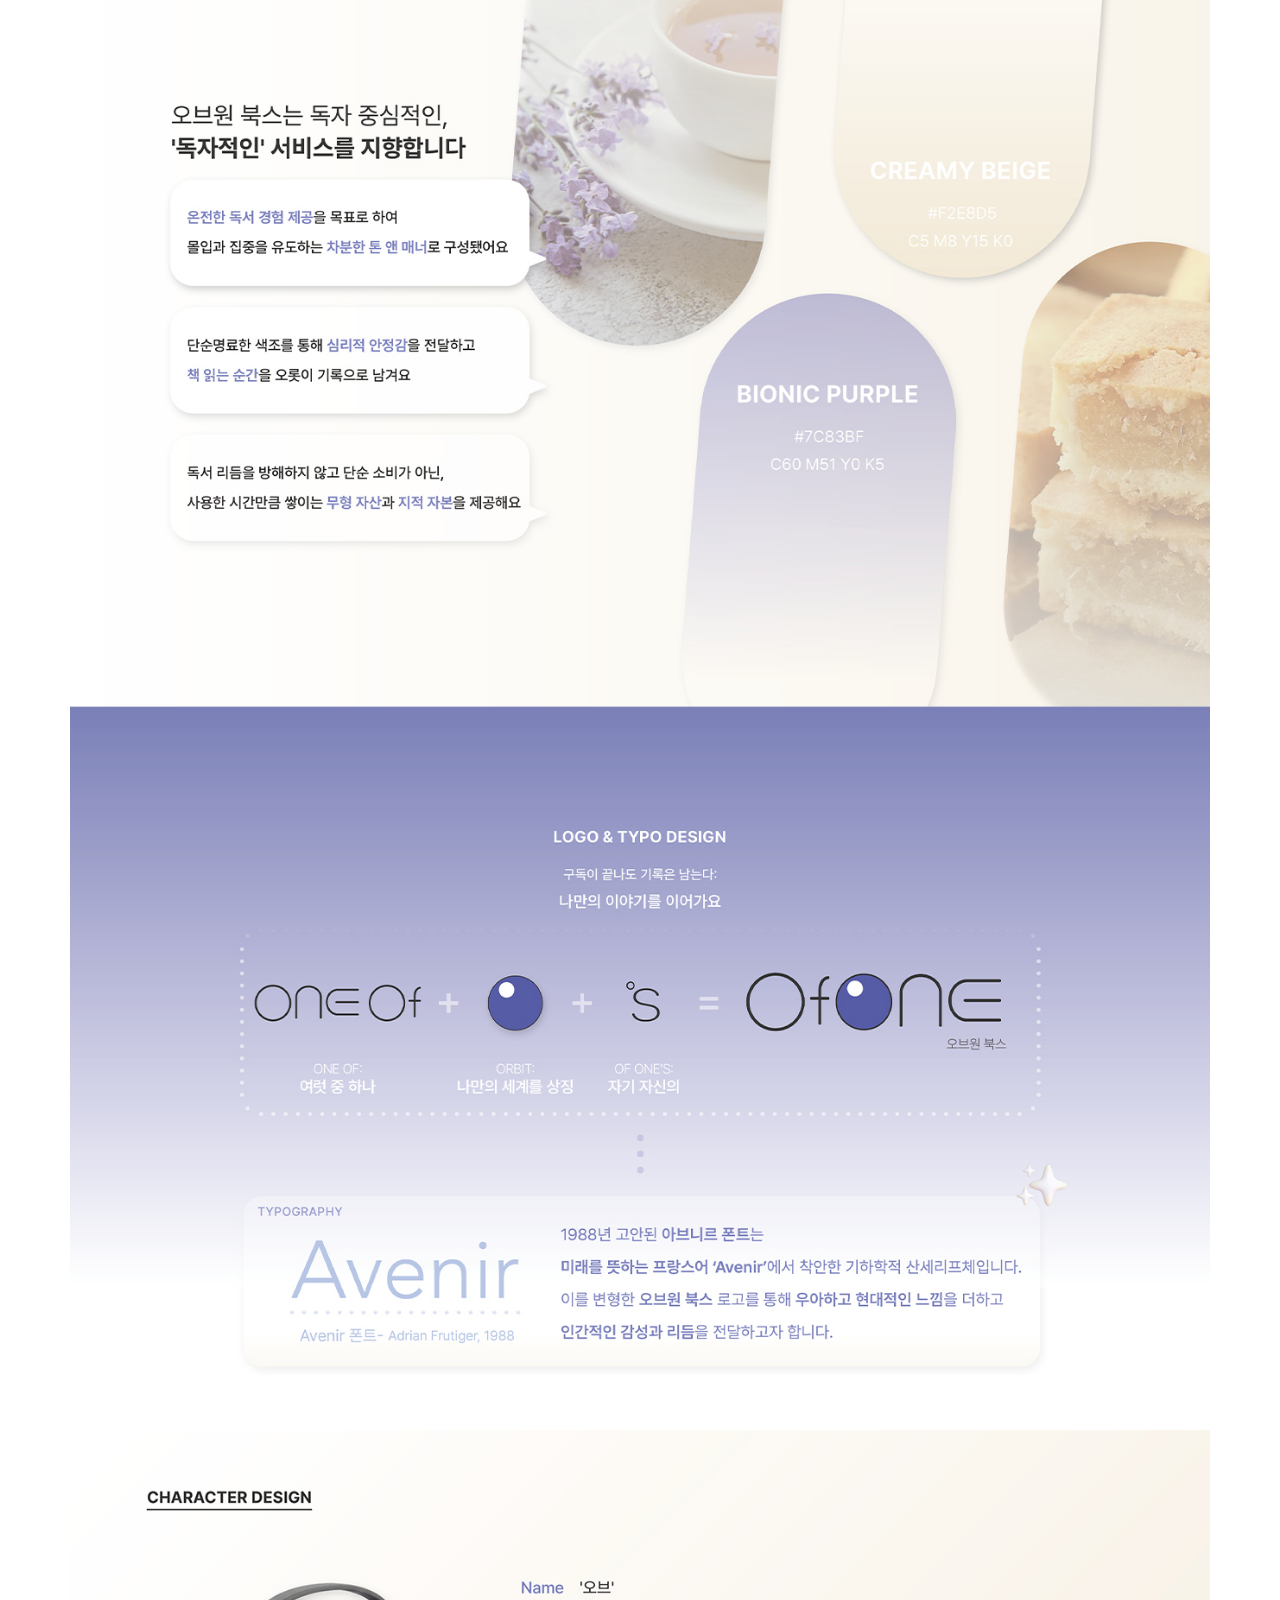
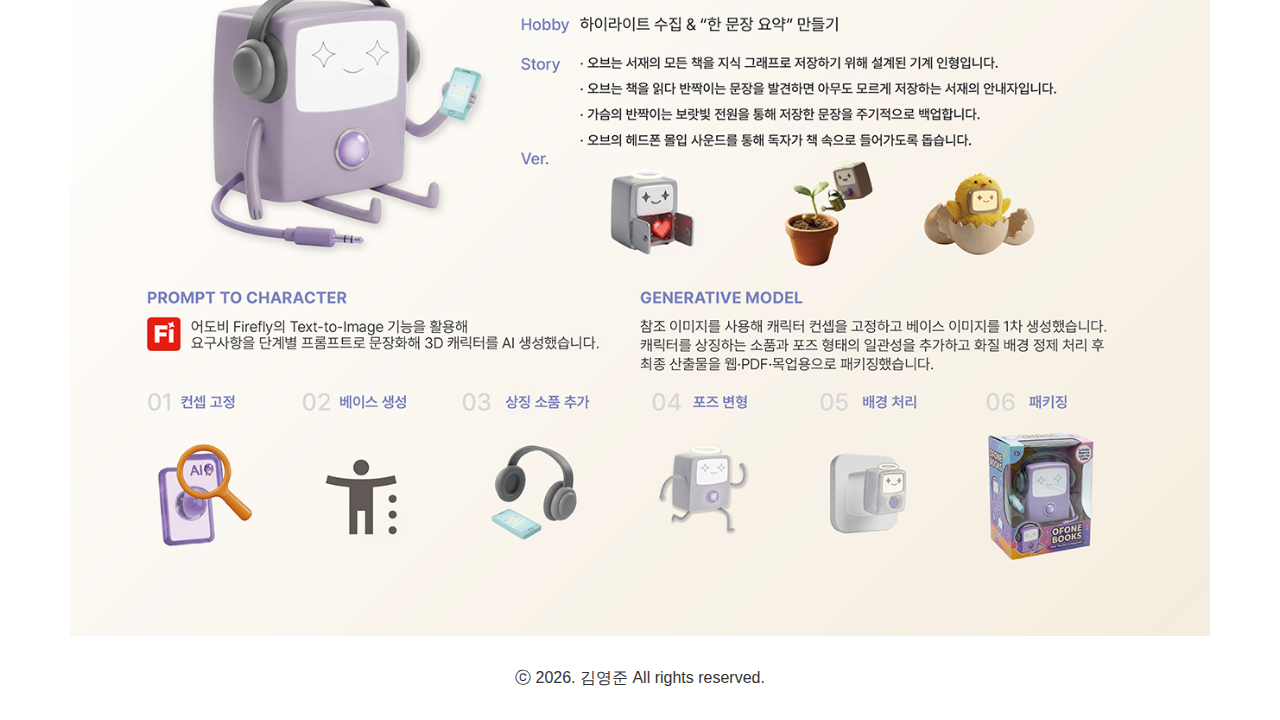
<file: bx_guide.html>
<!DOCTYPE html>
<html lang="ko">

<head>
    <!-- 문자 인코딩 설정: utf-8은 한글, 영문, 특수문자 등 모든 문자를 올바르게 표시할 수 있게 해줍니다 -->
    <meta charset="utf-8">
    <!-- IE(인터넷 익스플로러) 호환성 설정: IE가 최신 렌더링 모드로 페이지를 표시하도록 강제합니다 -->
    <meta http-equiv="X-UA-Compatible" content="IE=edge">
    <!-- 반응형 웹 디자인을 위한 뷰포트 설정: width=device-width는 기기의 너비에 맞추고, initial-scale=1은 초기 확대/축소 비율을 1로 설정합니다 -->
    <meta name="viewport" content="width=device-width, initial-scale=1">
    <!-- 웹페이지의 제목: 브라우저 탭에 표시되는 텍스트입니다 -->
    <title>BX Guide</title>
    <!-- 파비콘 설정: 브라우저 탭에 표시되는 작은 아이콘 이미지를 지정합니다 -->
    <link rel="icon" href="img/favicon.ico" type="image/x-icon">
    <!-- Bootstrap 주석: Bootstrap은 반응형 웹 디자인을 위한 CSS 프레임워크입니다 -->
    <!-- Bootstrap -->
    <!-- Bootstrap CSS 파일 연결: 웹페이지의 레이아웃과 스타일을 위한 Bootstrap 프레임워크를 불러옵니다 -->
    <link href="css/bootstrap.min.css" rel="stylesheet">
    <!-- Ionicons 아이콘 폰트 연결: 전화, 이메일, 집 등의 아이콘을 사용하기 위한 아이콘 폰트 라이브러리입니다 -->
    <link href="ionicons/css/ionicons.min.css" rel="stylesheet">
    <!-- Animate CSS 연결: 요소에 애니메이션 효과를 추가하기 위한 CSS 라이브러리입니다 -->
    <link href="css/animate.min.css" rel="stylesheet">
    <!-- AOS(Animate On Scroll) CSS 연결: 스크롤할 때 요소가 나타나는 애니메이션 효과를 위한 라이브러리입니다 -->
    <link href="css/aos.css" rel="stylesheet">
    <!-- 메인 스타일시트 주석: 사용자 정의 CSS 파일입니다 -->
    <!-- main style -->
    <!-- 사용자 정의 CSS 파일 연결: 이 웹사이트의 고유한 스타일을 정의한 CSS 파일을 불러옵니다 -->
    <link href="css/style.css" rel="stylesheet">
    <!-- IE8 지원을 위한 HTML5 shim과 Respond.js 주석: 구형 브라우저에서도 HTML5 요소와 미디어 쿼리를 사용할 수 있게 해줍니다 -->
    <!-- HTML5 shim and Respond.js for IE8 support of HTML5 elements and media queries -->
    <!-- 경고 주석: 파일 프로토콜(file://)로 열면 Respond.js가 작동하지 않습니다 -->
    <!-- WARNING: Respond.js doesn't work if you view the page via file:// -->
    <!-- 조건부 주석: IE9 미만 버전에서만 실행되는 코드입니다. [if lt IE 9]는 "만약 IE 버전이 9보다 작다면"을 의미합니다 -->
    <!--[if lt IE 9]>
      HTML5 shiv 스크립트: 구형 IE에서 HTML5 태그(header, nav, section 등)를 인식할 수 있게 해줍니다
      <script src="https://oss.maxcdn.com/html5shiv/3.7.3/html5shiv.min.js"></script>
      Respond.js 스크립트: 구형 IE에서 CSS 미디어 쿼리(반응형 디자인)를 작동하게 해줍니다
      <script src="https://oss.maxcdn.com/respond/1.4.2/respond.min.js"></script>
    조건부 주석 종료
    <![endif]-->
    <!-- head 태그 종료 -->
</head>

<body>

    <!-- 프리로더(로딩 화면) 주석: 페이지가 완전히 로드되기 전에 보여지는 로딩 애니메이션 영역입니다 -->
    <!-- Preloader -->
    <!-- 프리로더 컨테이너: id="preloader"로 JavaScript에서 이 요소를 제어할 수 있습니다 -->
    <div id="preloader">
        <!-- 상태 표시 영역: 로딩 상태를 보여주는 내부 컨테이너입니다 -->
        <div id="status">
            <!-- 빈 줄: 가독성을 위한 공백 줄입니다 -->

            <!-- 프리로더 애니메이션 요소: aria-busy="true"는 접근성을 위한 속성으로, 로딩 중임을 스크린 리더에 알려줍니다 -->
            <!-- aria-label은 스크린 리더가 읽을 텍스트를 지정합니다. role="progressbar"는 진행 표시줄 역할을 의미합니다 -->
            <div class="preloader" aria-busy="true" aria-label="Loading, please wait." role="progressbar">
            </div>
            <!-- 빈 줄: 가독성을 위한 공백 줄입니다 -->

            <!-- 상태 표시 영역 종료 -->
        </div>
        <!-- 프리로더 컨테이너 종료 -->
    </div>
    <!-- 프리로더 섹션 종료 주석 -->
    <!-- ./Preloader -->

    <!-- 헤더(상단 네비게이션) 주석: 웹페이지 상단의 메뉴 영역입니다 -->
    <!-- header -->
    <!-- 헤더 태그: class="navbar-fixed-top"는 Bootstrap 클래스로, 스크롤해도 상단에 고정되는 네비게이션 바를 만듭니다 -->
    <header class="navbar-fixed-top">
        <!-- nav 태그: 네비게이션 메뉴를 의미하는 시맨틱 태그입니다 -->
        <nav>
            <!-- ul 태그: 순서 없는 목록(unordered list)을 만듭니다. 메뉴 항목들을 나열할 때 사용합니다 -->
            <ul>
                <!-- li 태그: 목록 항목(list item)입니다. 각 메뉴 항목을 나타냅니다 -->
                <!-- a 태그: 링크(anchor)를 만듭니다. href="#about"는 같은 페이지의 id="about"인 요소로 이동합니다 -->
                <li><a href="./bx_guide.html">BX Guide</a></li>
                <!-- ul 태그 종료 -->
            </ul>
            <!-- nav 태그 종료 -->
        </nav>
        <!-- header 태그 종료 -->
    </header>
    <!-- 헤더 섹션 종료 주석 -->
    <!-- ./header -->

    <!-- 홈 섹션 주석: 메인 페이지의 첫 화면 영역입니다 -->
    <!-- home -->
    <!-- 홈 섹션 div: class="section"는 공통 섹션 스타일을 적용하고, id="home"은 이 섹션의 고유 식별자입니다 -->
    <!-- data-stellar-background-ratio="0.5"는 스크롤 시 배경이 천천히 움직이는 패럴랙스 효과를 위한 속성입니다 -->
    <div class="section" id="bx" data-stellar-background-ratio="0.5">
        <!-- container 클래스: Bootstrap의 컨테이너로, 내용을 중앙 정렬하고 적절한 여백을 제공합니다 -->
        <div class="container">
            <!-- disply-table 클래스: CSS의 display: table 속성을 사용하여 수직 중앙 정렬을 구현합니다 -->
            <div class="disply-table">
                <!-- table-cell 클래스: display: table-cell을 사용하여 셀처럼 동작하게 만듭니다 -->
                <!-- data-aos="fade-up"는 AOS 라이브러리 속성으로, 스크롤 시 위로 페이드인 애니메이션을 적용합니다 -->
                <!-- data-aos-delay="0"는 애니메이션 지연 시간을 0초로 설정합니다 -->
                <img src="./img/bx-guide-img.jpg" alt="bx-guide-img">
                <!-- disply-table div 종료 -->
            </div>
            <!-- container div 종료 -->
        </div>
        <!-- 홈 섹션 div 종료 -->
    </div>
    <!-- 홈 섹션 종료 주석 -->
    <!-- ./home -->

    <!-- Footer 섹션 주석: 하단 푸터 영역입니다 -->
    <!-- footer -->
    <!-- Footer 섹션 div: id="footer"는 푸터 영역의 식별자입니다 -->
    <div class="section" id="footer">
        <!-- container 클래스: 내용을 중앙 정렬합니다 -->
        <div class="container">
            <!-- col-md-12 클래스: 전체 너비를 차지합니다 -->
            <div class="col-md-12">
                <!-- p 태그: 저작권 표시를 위한 텍스트입니다 -->
                <!-- ⓒ는 저작권 기호입니다 -->
                <p>ⓒ 2026. 김영준 All rights reserved.</p>
                <!-- col-md-12 div 종료 -->
            </div>
            <!-- container div 종료 -->
        </div>
        <!-- Footer 섹션 div 종료 -->
    </div>


    <!-- jQuery 라이브러리 주석: JavaScript 라이브러리입니다 -->
    <!-- jQuery -->
    <!-- jQuery 라이브러리 스크립트: DOM 조작, 이벤트 처리, AJAX 등을 쉽게 할 수 있게 해주는 JavaScript 라이브러리입니다 -->
    <script src="js/jquery.js"></script>
    <!-- 플러그인 주석: 추가 기능을 제공하는 스크립트들입니다 -->
    <!--  plugins  -->
    <!-- Bootstrap JavaScript 파일: Bootstrap의 인터랙티브 기능(드롭다운, 모달 등)을 작동하게 합니다 -->
    <script src="js/bootstrap.min.js"></script>
    <!-- plugins.js: 사용자 정의 플러그인이나 추가 기능을 포함하는 JavaScript 파일입니다 -->
    <script src="js/plugins.js"></script>
    <!-- AOS JavaScript 파일: 스크롤 애니메이션 효과를 작동하게 하는 라이브러리입니다 -->
    <script src="js/aos.js"></script>
    <!-- jQuery Form 플러그인: 폼 제출을 AJAX로 처리할 수 있게 해주는 jQuery 플러그인입니다 -->
    <script src="js/jquery.form.js"></script>
    <!-- jQuery Validate 플러그인: 폼 유효성 검사를 쉽게 할 수 있게 해주는 jQuery 플러그인입니다 -->
    <script src="js/jquery.validate.min.js"></script>
    <!-- Easy Pie Chart 플러그인: 원형 차트를 쉽게 만들 수 있게 해주는 jQuery 플러그인입니다 -->
    <!-- 주석: 차트 제이쿼리 소스 -->
    <script src="js/jquery.easypiechart.min.js"></script><!--차트 제이쿼리 소스-->
    <!-- 빈 줄: 가독성을 위한 공백 줄입니다 -->

    <!-- 메인 스크립트 주석: 사용자 정의 JavaScript 파일입니다 -->
    <!--  main script  -->
    <!-- custom.js: 이 웹사이트의 고유한 JavaScript 기능을 정의한 파일입니다 -->
    <!-- 모든 라이브러리를 먼저 로드한 후에 이 파일을 로드하여, 라이브러리 기능을 사용할 수 있게 합니다 -->
    <script src="js/custom.js"></script>
    <!-- body 태그 종료 -->
</body>

</html>
</file>
<file: css/style.css>
/*
* Resume template
* Created by : Ahmed Essa
* website : www.ahmedessa.net
*/


/* Table of Content
==================================================
	- Google fonts & font family -
	- typography -
	- General -
    - Preloader -
	- Header -
    - home section -
    - About section -
    - projects section -
    - Skill section -
    - experience section -
    - Contact section -
    - Responsive media queries -
*/


/* Google fonts & font family
==================================================*/

@import 'https://fonts.googleapis.com/css?family=Lato:100,100i,300,300i,400,400i,700,700i,900,900i|Open+Sans:300,300i,400,400i,600,600i,700,700i,800,800i|Playfair+Display:400,400i,700,700i,900,900i';

/*
font-family: 'Playfair Display', serif;
font-family: 'Lato', sans-serif;
font-family: 'Open Sans', sans-serif;
*/


/* typography
==================================================*/

h1 {
    font-family: "Pretendard Variable", sans-serif;
    font-size: 64px;
    line-height: 100px;
    color: #333;
    padding-bottom: 16px;
}

h3 {
    line-height: 40px;
    font-weight: 400;
}

h4 {
    font-family: "Pretendard Variable", sans-serif;
    text-transform: capitalize;
    letter-spacing: 3px;
    position: relative;
    color: #333;
    margin-left: 40px;
    font-weight: 400;

}

h4:before {
    position: absolute;
    width: 24px;
    left: -32px;
    content: "";
    display: block;
    height: 1px;
    background: #333;
    bottom: 1px;

}

p.skill {
    margin-top: 20px;
    padding-left: 48px;
}


/* General
==================================================*/

body {
    font-family: "Pretendard Variable", sans-serif;
    font-size: 16px;
    line-height: 24px;
    font-weight: 500;
}

.size-50 {
    font-size: 40px;
    line-height: 56px;
    color: #333;

}

.h-50 {
    height: 50px;
}


/* preloader
==================================================*/

#preloader {
    position: fixed;
    top: 0;
    left: 0;
    right: 0;
    bottom: 0;
    background-color: #fff;
    z-index: 10000
}

#status,
.preloader {
    top: 50%;
    left: 50%;
    position: absolute
}

#status {
    width: 100px;
    height: 100px;
    background-repeat: no-repeat;
    background-position: center;
    margin: -50px 0 0 -50px
}

.preloader {
    height: 40px;
    width: 40px;
    margin-top: -20px;
    margin-left: -20px
}

.preloader:before {
    content: "";
    display: block;
    position: absolute;
    left: -1px;
    top: -1px;
    height: 100%;
    width: 100%;
    -webkit-animation: rotation 1s linear infinite;
    animation: rotation 1s linear infinite;
    border: 2px solid #425BB5;
    border-top: 2px solid transparent;
    border-radius: 100%
}

.preloader>.icon {
    position: absolute;
    top: 50%;
    left: 50%;
    height: 25px;
    width: 10.6px;
    margin-top: -12.5px;
    margin-left: -5.3px;
    -webkit-animation: wink 1s ease-in-out infinite alternate;
    animation: wink 1s ease-in-out infinite alternate
}

@media only screen and (min-width:768px) {
    .preloader {
        height: 60px;
        width: 60px;
        margin-top: -30px;
        margin-left: -30px
    }

    .preloader:before {
        left: -2px;
        top: -2px;
        border-width: 2px
    }

    .preloader>.icon {
        height: 37.5px;
        width: 15.9px;
        margin-top: -18.75px;
        margin-left: -7.95px
    }
}

@media only screen and (min-width:1200px) {
    .preloader {
        height: 60px;
        width: 60px;
        margin-top: -30px;
        margin-left: -30px
    }

    .preloader>.icon {
        height: 50px;
        width: 21.2px;
        margin-top: -25px;
        margin-left: -10.6px
    }
}

@-webkit-keyframes rotation {
    from {
        -webkit-transform: rotate(0);
        transform: rotate(0)
    }

    to {
        -webkit-transform: rotate(359deg);
        transform: rotate(359deg)
    }
}

@keyframes rotation {
    from {
        -webkit-transform: rotate(0);
        transform: rotate(0)
    }

    to {
        -webkit-transform: rotate(359deg);
        transform: rotate(359deg)
    }
}

@-webkit-keyframes wink {
    from {
        opacity: 0
    }

    to {
        opacity: 1
    }
}

@keyframes wink {
    from {
        opacity: 0
    }

    to {
        opacity: 1
    }
}


/* Header
==================================================*/

header {
    text-align: center;
    -webkit-transition: all .5s;
    transition: all .5s;
    height: 65px;
}

nav ul {
    display: inline-block;
    padding-left: 0;
    list-style: none;
    padding: 20px;
    margin-bottom: 0;
    -webkit-transition: all .5s;
    transition: all .5s;
}

nav li {
    display: inline-block;
    margin: 10px;
}

nav li a {
    text-transform: uppercase;
    letter-spacing: 2px;
    color: #444;
    font-size: 13px;
    font-weight: bold;
}

.bg-nav {
    background: #ffffffd5;
    border-bottom: 1px solid #f3f3f3
}

.bg-nav ul {
    padding: 10px 0;
}

a:focus {
    color: #444;
    text-decoration: none;
}

a:hover {
    color: #7C83BF;
    text-decoration: none;
}

a.active {
    color: #7C83BF;
}

@media (max-width: 500px) {

    header {
        height: 88px;
    }

}


/* home section
================================================== */

#home {
    background-color: #C0C3F5;
    background: url(../img/portfolio/09.png);
    background-size: cover;
    height: 100%;
    width: 100%;
    margin: 0 auto;
}

.table-cell {
    display: table-cell;
    vertical-align: middle;
}

.disply-table {
    display: table;
    height: 100vh;
    width: 100%;
}

#bx img {
    display: flex;
    /* table 대신 flex 사용 */
    justify-content: center;
    /* 수평 중앙 정렬 */
    align-items: center;
    /* 수직 중앙 정렬 */
    /* height: 100vh; */
    width: 100%;

}

#mockup img {
    display: flex;
    /* table 대신 flex 사용 */
    justify-content: center;
    /* 수평 중앙 정렬 */
    align-items: center;
    /* 수직 중앙 정렬 */
    /* height: 100vh; */
    width: 100%;

}

#web_guide img {
    display: flex;
    /* table 대신 flex 사용 */
    justify-content: center;
    /* 수평 중앙 정렬 */
    align-items: center;
    /* 수직 중앙 정렬 */
    /* height: 100vh; */
    width: 100%;

}

/* about section
==================================================*/

#about {
    padding: 100px 0;
    background: url(../img/portfolio/05.jpg)no-repeat;
    /* height: 823px; */
    height: auto;

}

.about-img-div img {
    margin: 0 auto;
    min-width: 110%;
    /* background: url(../img/portfolio/06.jpg)no-repeat; */
}

.about-border {
    position: absolute;
    border: 8px solid #f0f1ff;
    border-radius: 4px;
    width: 320px;
    height: 400px;
    background: url(../img/portfolio/10.jpg)no-repeat;
    background-size: cover;
    box-shadow: 8px 8px 8px rgba(0, 0, 0, 0.15);
    top: 40px;
    left: 50px;
    z-index: 1
}


/* skill section
==================================================*/
#skill {
    padding: 100px 0;
}

.chart {
    width: 100%;
    text-align: center;
    position: relative;
}

.chart span.title {
    position: absolute;
    display: block;
    width: 100%;
    text-align: center;
    top: 50%;
    transform: translateY(-50%);
}

.chart span.title b {
    font-size: 20px;
}


/* projects section
==================================================*/

#projects {
    padding: 100px 0px;
    background: #f3f3f3;
}

.portfolio .categories-grid span {
    font-size: 30px;
    margin-bottom: 30px;
    display: inline-block;
}

.portfolio .categories-grid .categories ul li {
    list-style: none;
    margin: 20px 0;
}

.portfolio .categories-grid .categories ul li a {
    display: inline-block;
    color: #60606e;
    padding: 0 10px;
    margin: 0 14px;
    -webkit-transition: all .2s ease-in-out .2s;
    transition: all .2s ease-in-out .2s;
}

.portfolio .categories-grid .categories ul li a:hover,
.portfolio .categories-grid .categories ul li a:focus {
    text-decoration: none;
}

.portfolio .categories-grid .categories ul li a.active {
    background-color: #425BB5;
    padding: 0px 20px;
    color: white;
    text-decoration: none;
}

.portfolio_filter {
    padding-left: 0;
}

.portfolio_item {
    position: relative;
    overflow: hidden;
    display: block;
    border-radius: 8px;
    /* margin-bottom: 30px; */
}

.portfolio_item img {
    width: 100%;
    display: block;
    transition: transform 0.3s ease-in-out;
    /* 부드러운 확대 효과 */
}

.portfolio_item:hover img {
    transform: scale(1.1);
    /* 1.1배 확대 (수치는 조절 가능) */
}

.portfolio_item .portfolio_item_hover {
    position: absolute;
    top: 0px;
    left: 0px;
    height: 100%;
    width: 100%;
    background-color: #425BB5;
    -webkit-transform: translateY(100%);
    transform: translateY(100%);
    opacity: 0;
    -webkit-transition: all .2s ease-in-out;
    transition: all .2s ease-in-out;
    color: #333;
}

.item_info {
    margin-left: 8px;
}

.portfolio_item .portfolio_item_hover .item_info {
    text-align: center;
    position: absolute;
    top: 50%;
    left: 50%;
    -webkit-transform: translate(-50%, -50%);
    transform: translate(-50%, -50%);
    padding: 10px;
    width: 100%;
    font-weight: bold;
}

.portfolio_item .portfolio_item_hover .item_info span {
    display: block;
    color: #fff;
    font-size: 18px;
    -webkit-transform: translateY(-100px);
    transform: translateY(-100px);
    -webkit-transition: all .3s ease-in-out .3s;
    transition: all .3s ease-in-out .3s;
    opacity: 0;
}

.portfolio_item .portfolio_item_hover .item_info em {
    font-style: normal;
    display: inline-block;
    background-color: #425BB5;
    padding: 5px 20px;
    color: #fff;
    margin-top: 10px;
    -webkit-transform: translateY(100px);
    transform: translateY(100px);
    -webkit-transition: all .3s ease-in-out .3s;
    transition: all .3s ease-in-out .3s;
    opacity: 0;
    font-size: 10px;
    letter-spacing: 2px;
}

.portfolio_item:hover .portfolio_item_hover {
    opacity: 1;
    -webkit-transform: translateX(0);
    transform: translateX(0);
}

.portfolio_item:hover .item_info em,
.portfolio_item:hover .item_info span {
    opacity: 1;
    -webkit-transform: translateX(0);
    transform: translateX(0);
}

.portfolio .categories-grid .categories ul li {
    float: left;
}

.portfolio .categories-grid .categories ul li a {
    padding: 0 10px;
    -webkit-transition: all .2s ease-in-out .2s;
    transition: all .2s ease-in-out .2s;
}

.portfolio_filter {
    padding-left: 0;
    display: inline-block;
    margin: 0 auto;
    text-align: center;
}

.portfolio-padding {
    padding: 50px 0;
}

.portfolio-inner {
    padding-bottom: 0 !important;
    padding-top: 230px;
}

@media (max-width:991px) {
    .portfolio-inner {
        padding-bottom: 0 !important;
        padding-top: 25px;
    }

    /* .brand1{
        top: 800px!important;
    } */
}

.portfolio_container .col-md-12 {
    padding-left: 0;
    padding-right: 0;
    margin-top: 16px;
}

.project_btn {
    display: inline-block;
    padding: 5px 20px;
    background: #7C83BF;
    border-radius: 8px;
    color: #fff;
    transition: transform 0.3s ease-in-out;
}

.project_btn:hover {
    color: #fff;
    background: #606cd6;
    transform: scale(1.05);
    /* 1.1배 확대 (수치는 조절 가능) */
}

.project_btn_box {
    text-align: left;
    padding-top: 20px;
}

/* experience section
==================================================*/

#experience {
    padding: 100px 0;
}

.experience-row {
    padding: 20px 0;
    border-bottom: 1px solid #7C83BF;
}

.experience-row h3 {
    font-family: 'Lato', sans-serif;
    text-transform: capitalize;
    letter-spacing: 2px;
    color: #7C83BF;
    font-size: 16px;
    font-weight: bold
}

.experience-row p {
    color: #7C83BF;
    margin-top: 20px;
    font-size: 15px;
}

.experience-row .date {
    color: #7C83BF;
    font-size: 17px;
}

.timeline {
    padding-left: 0;
    list-style: none;
    position: relative;
}

.timeline:before {
    background-color: #7C83BF;
    content: '';
    margin-left: -1px;
    position: absolute;
    top: 0;
    left: 2em;
    width: 2px;
    height: 100%;
}

.timeline-event {
    position: relative;
}

.timeline-event:hover .timeline-event-icon {
    -webkit-transform: rotate(-45deg);
    transform: rotate(-45deg);
    background-color: #606cd6;
}

.timeline-event:hover .timeline-event-thumbnail {
    box-shadow: inset 40em 0 0 0 #606cd6;
}

.timeline-event-copy {
    padding: 2em;
    position: relative;
    top: -1.875em;
    left: 4em;
    width: 100%;
}

.timeline-event-copy h3 {
    font-size: 1.75em;
}

.timeline-event-copy h4 {
    font-size: 1.2em;
    margin-bottom: 1.2em;
}

.timeline-event-copy strong {
    font-weight: 700;
}

.timeline-event-copy p:not(.timeline-event-thumbnail) {
    padding-bottom: 1.2em;
}

.timeline-event-icon {
    -webkit-transition: -webkit-transform 0.2s ease-in;
    transition: -webkit-transform 0.2s ease-in;
    transition: transform 0.2s ease-in;
    transition: transform 0.2s ease-in, -webkit-transform 0.2s ease-in;
    -webkit-transform: rotate(45deg);
    transform: rotate(45deg);
    background-color: #7C83BF;
    outline: 10px solid #f3f3f3;
    display: block;
    margin: 0.5em 0.5em 0.5em -0.5em;
    position: absolute;
    top: 0;
    left: 2em;
    width: 1em;
    height: 1em;
}

.timeline-event-thumbnail {
    -moz-transition: box-shadow 0.5s ease-in 0.1s;
    -o-transition: box-shadow 0.5s ease-in 0.1s;
    -webkit-transition: box-shadow 0.5s ease-in;
    -webkit-transition-delay: 0.1s;
    -webkit-transition: box-shadow 0.5s ease-in 0.1s;
    transition: box-shadow 0.5s ease-in 0.1s;
    color: white;
    font-size: 12px;
    font-weight: bold;
    background-color: #7C83BF;
    box-shadow: inset 0 0 0 0em #D5EDFA;
    display: inline-block;
    margin-bottom: 1.2em;
    padding: 0.25em 1em 0.2em 1em;
}


/* contact
==================================================*/

#contact {
    padding: 100px 0;
    background: #f3f3f3
}

#contact-form input,
#contact-form textarea {
    height: 50px;
    margin-bottom: 10px;
    border-radius: 0;
}

#contact-form label {
    display: block;
    margin-bottom: .2em;
    font-size: 13px;
    line-height: 13px;
    font-size: 1.3rem;
    line-height: 1.3rem;
    color: #000;
}

#contact-form label.error {
    margin-top: 10px;
    margin-bottom: 1em;
    font-size: 12px;
    line-height: 12px;
    font-size: 1.2rem;
    line-height: 1.2rem;
    color: #D33E43;
    margin-left: 10px
}

#contact .col-md-4 {
    text-align: center;
}

#contact i {
    font-size: 50px;
}


/* footer
==================================================*/

#footer {
    padding: 30px 0;
}

#footer p {
    margin-bottom: 0;
    text-align: center;
}


/* Responsive media queries
==================================================*/

@media (max-width: 991px) {
    .portfolio .categories-grid .categories ul li a {
        padding: 0 2px;
    }

    .project_btn {
        margin: 2px;
    }
}

@media (max-width: 768px) {
    .timeline-event-copy {
        width: 90%;
        left: 2em;
    }
}

@media (max-width: 500px) {
    h1 {
        font-family: "Pretendard Variable", sans-serif;
        font-size: 24px;
        line-height: 50px;
    }

    h3 {
        text-align: center;
        font-size: 24px;
    }

    h4 {
        text-align: center;
        margin: 0;
    }

    h4:before {
        display: none;

    }

    .size-50 {
        font-family: "Pretendard Variable", sans-serif;
        font-size: 24px;
        line-height: 50px;
        text-align: center;
    }

    p {
        text-align: center;
    }

    .skill {
        text-align: left;
        margin: 0 0 40px 72px;
    }

    #home,
    .disply-table {
        height: 600px;
        vertical-align: middle;
        /* 수직 중앙 */
        text-align: center;
        /* 수평 중앙 - 이게 없으면 왼쪽 정렬됩니다 */
        width: 100%;
        /* 부모 너비를 꽉 채워야 중앙 정렬이 보입니다 */
    }

    .about-border {
        width: 232px;
        height: 272px;
    }

    .portfolio .categories-grid .categories ul li {
        list-style: none;
        margin: 10px 0;
    }
}

@media (max-width: 425px) {
    nav ul {
        padding: 20px 0;
    }

    nav li {
        margin: 6px;
    }

    nav li a {
        font-size: 10px;
    }
}

@media (max-width: 374px) {
    nav ul {
        width: 100%;
    }

    nav {
        display: none;
    }

    .about-border {
        display: none;
    }
}

@media (max-width: 320px) {
    header {
        height: auto;
    }
}
</file>
